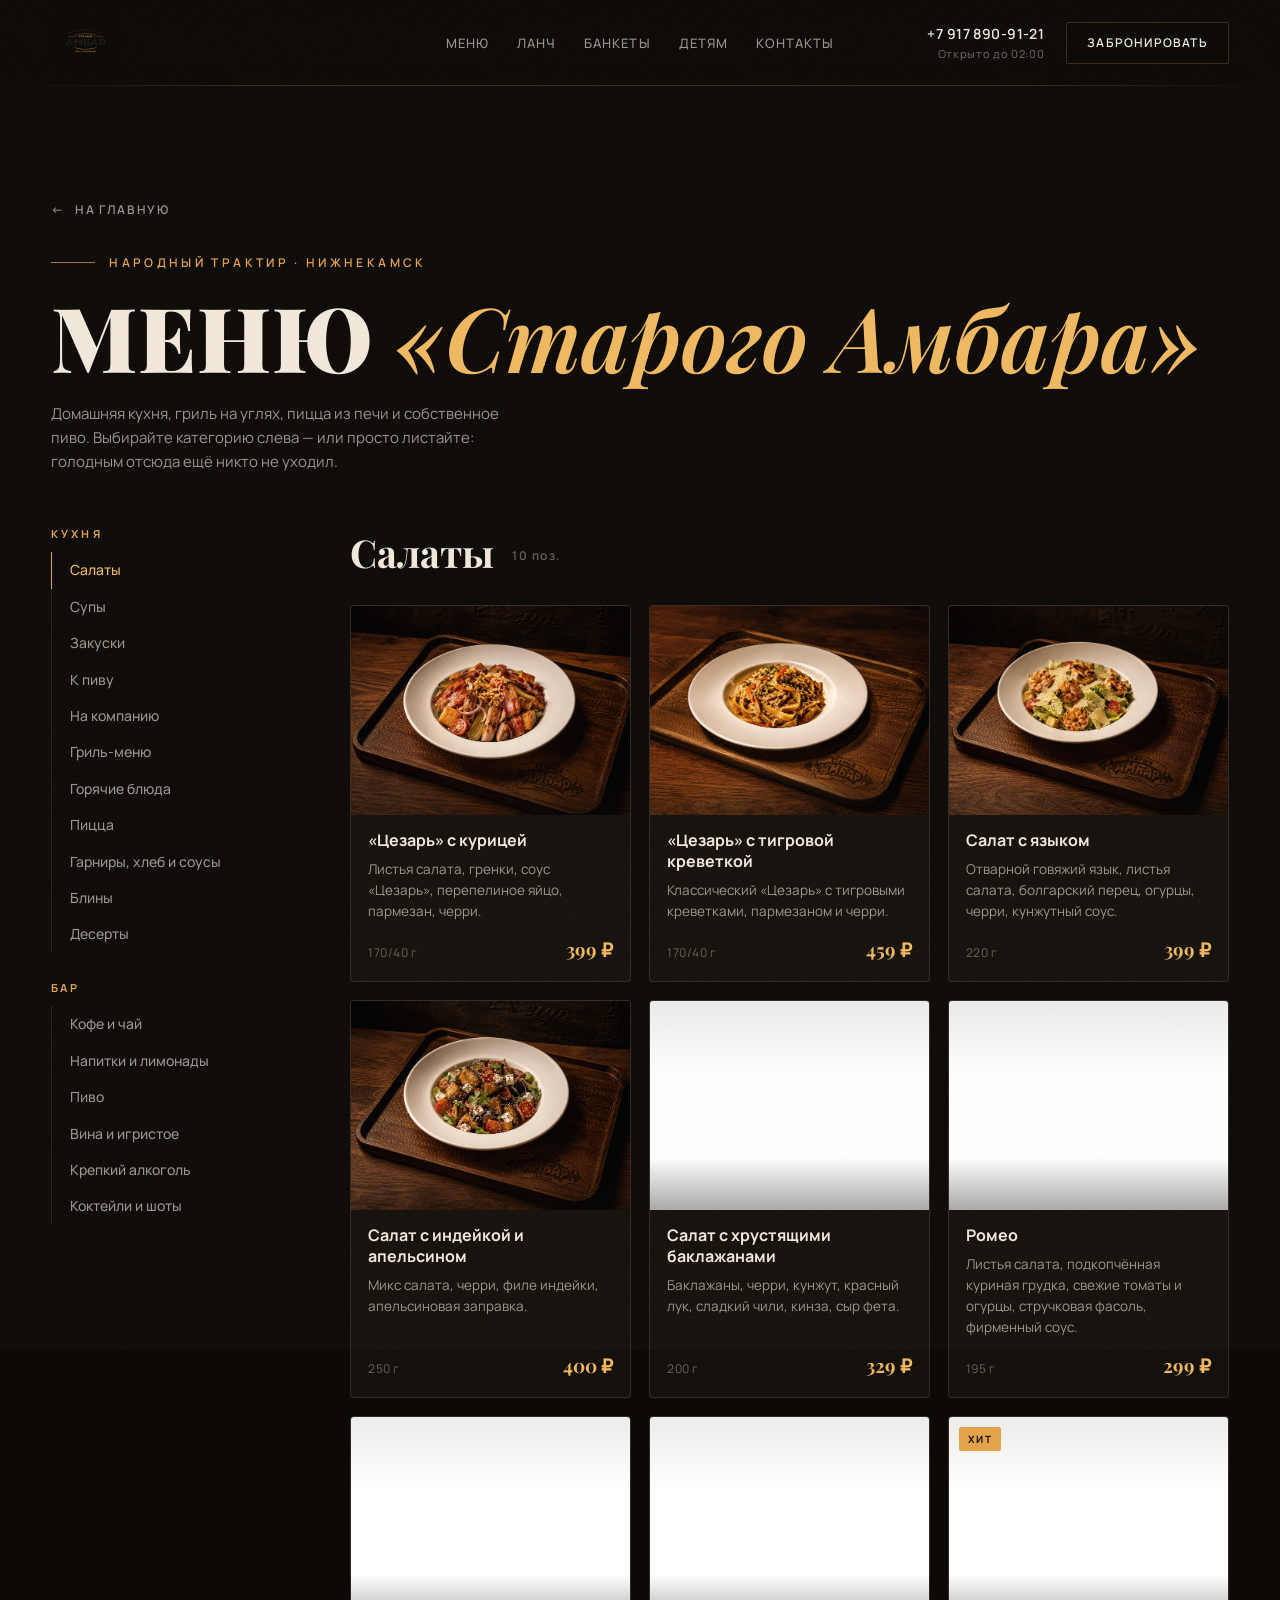
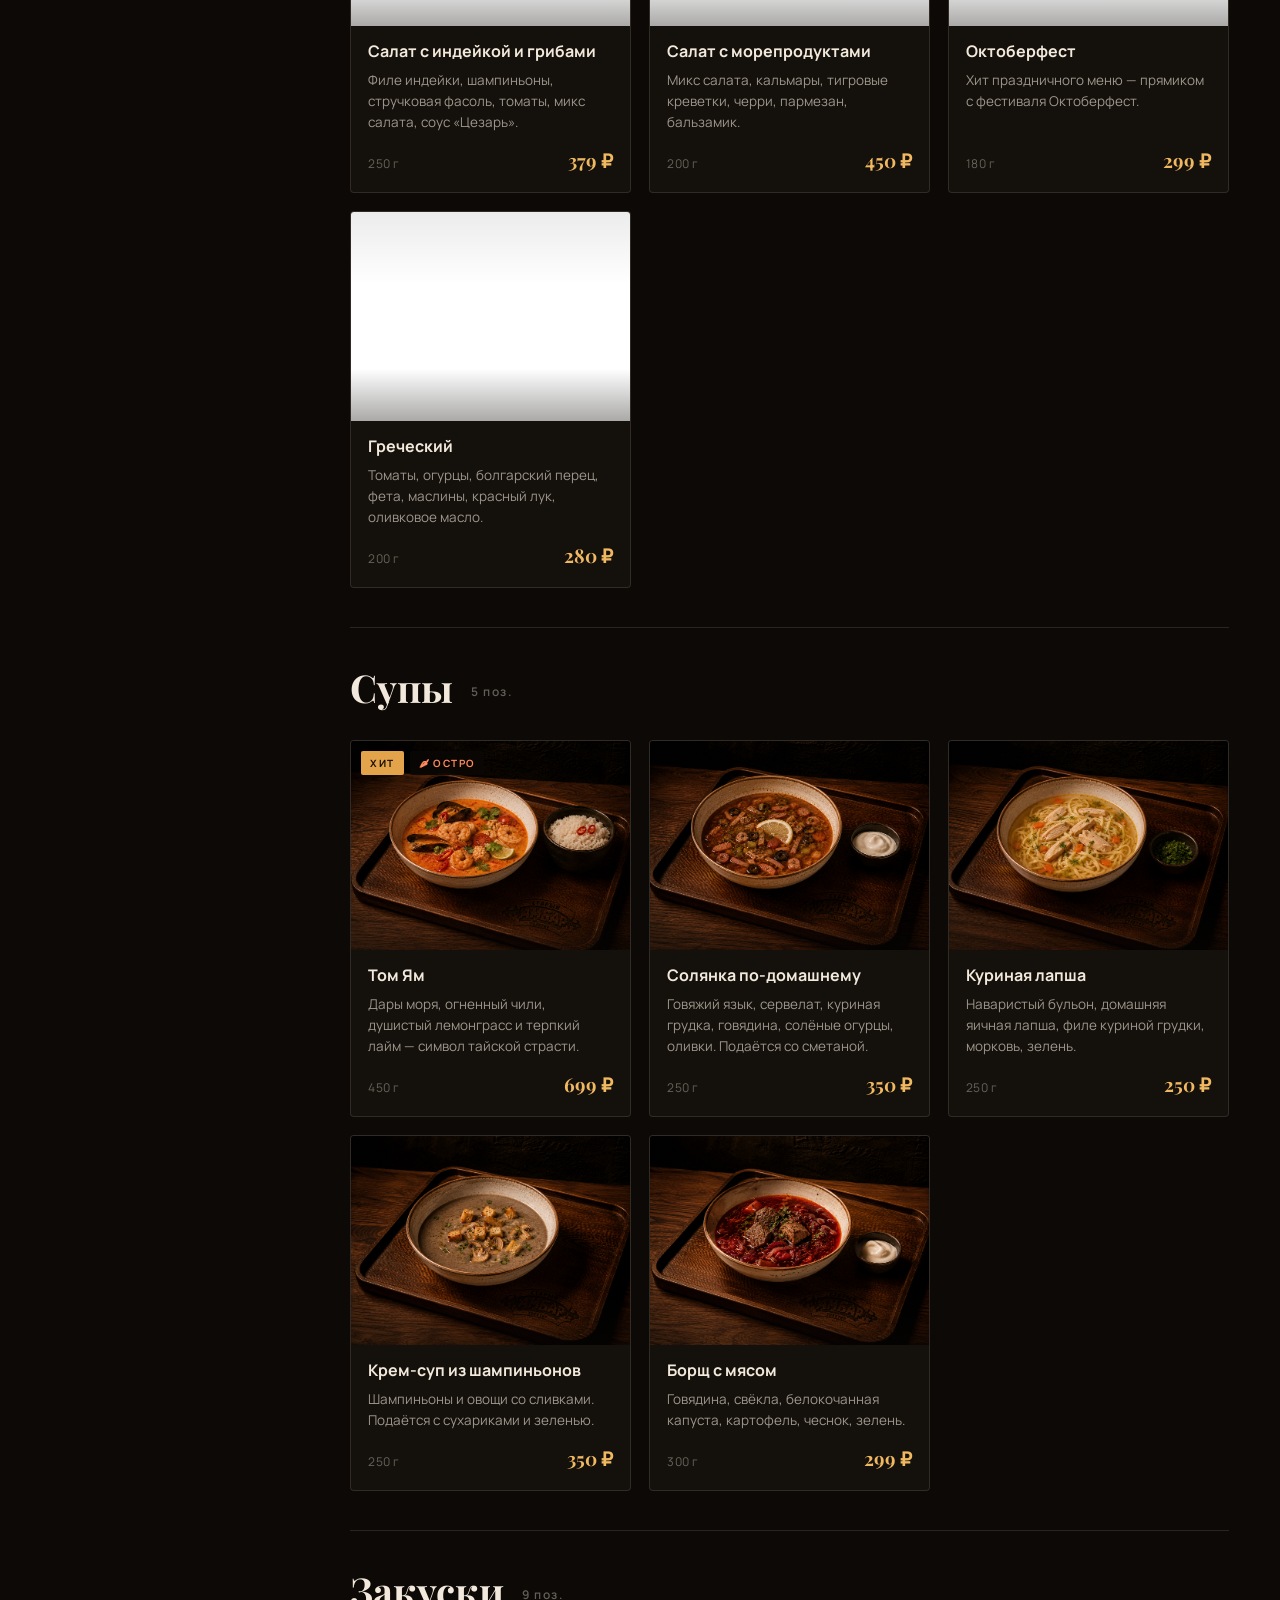
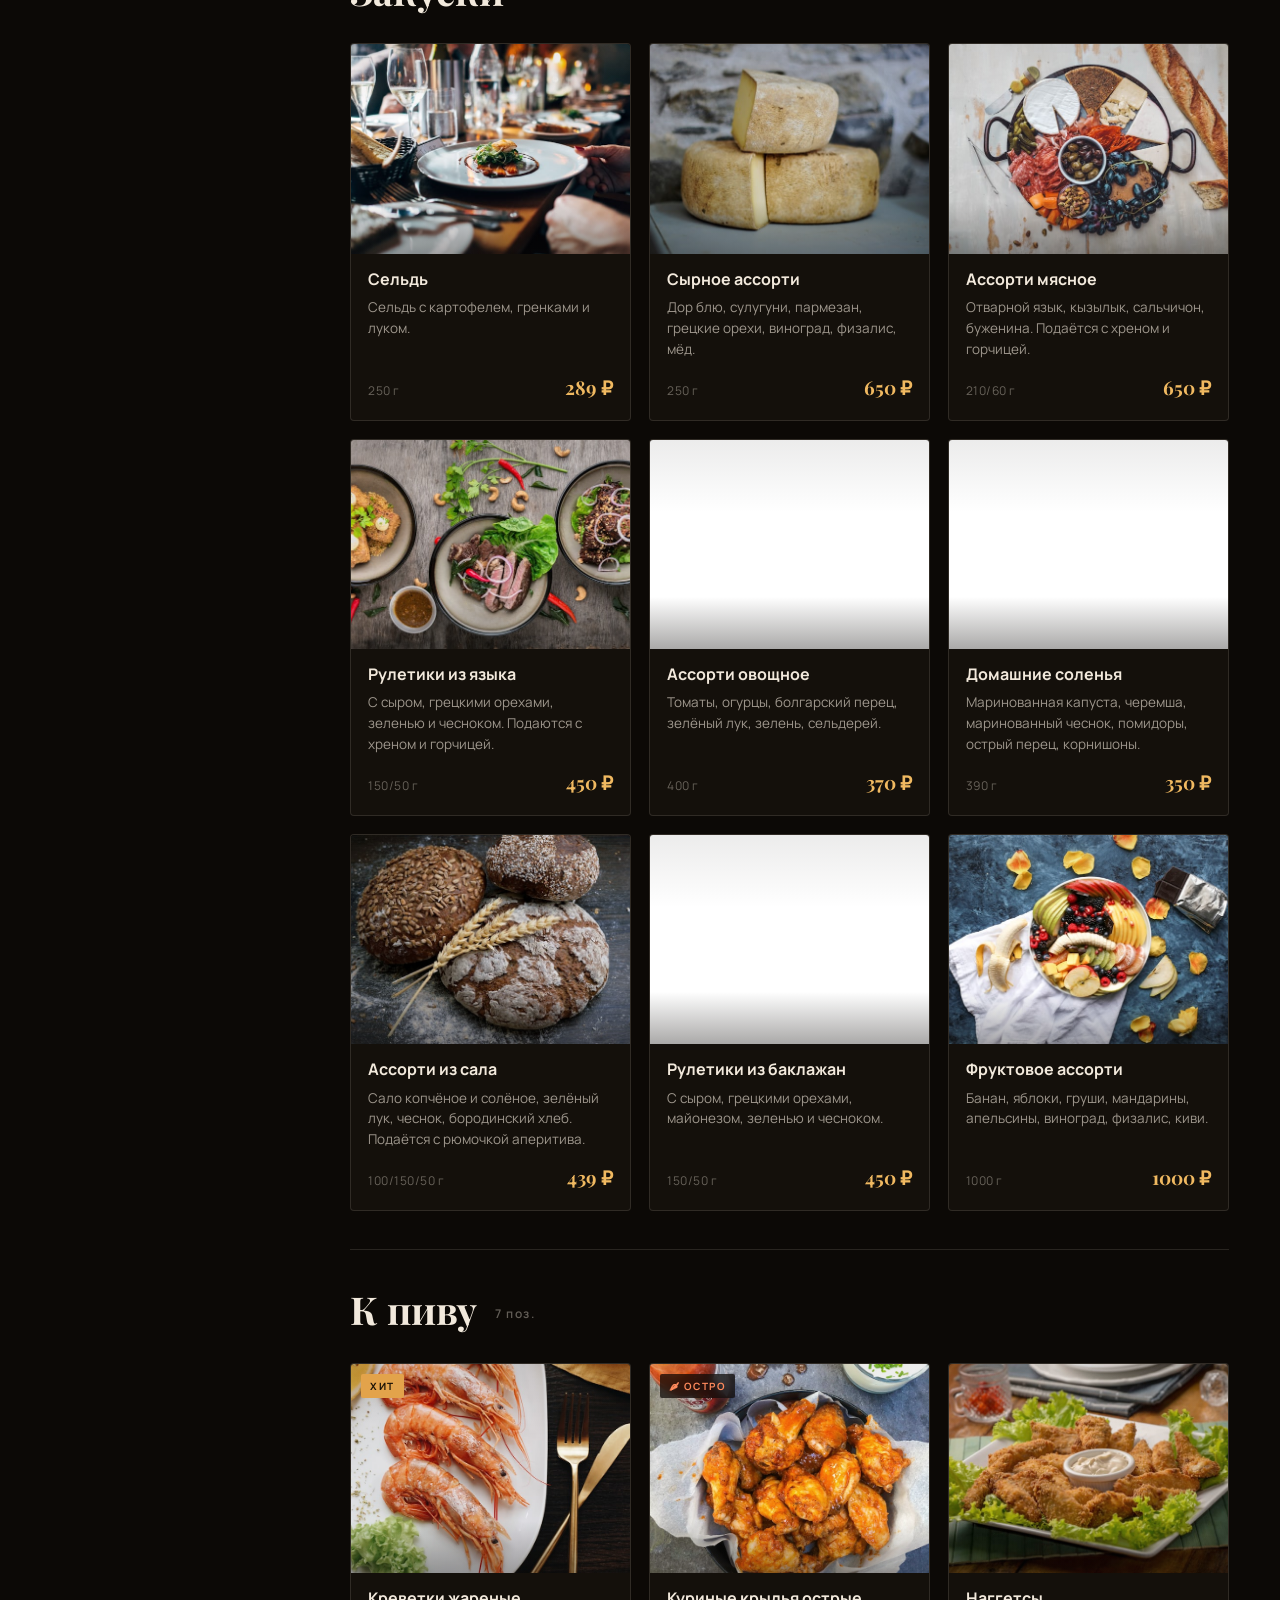
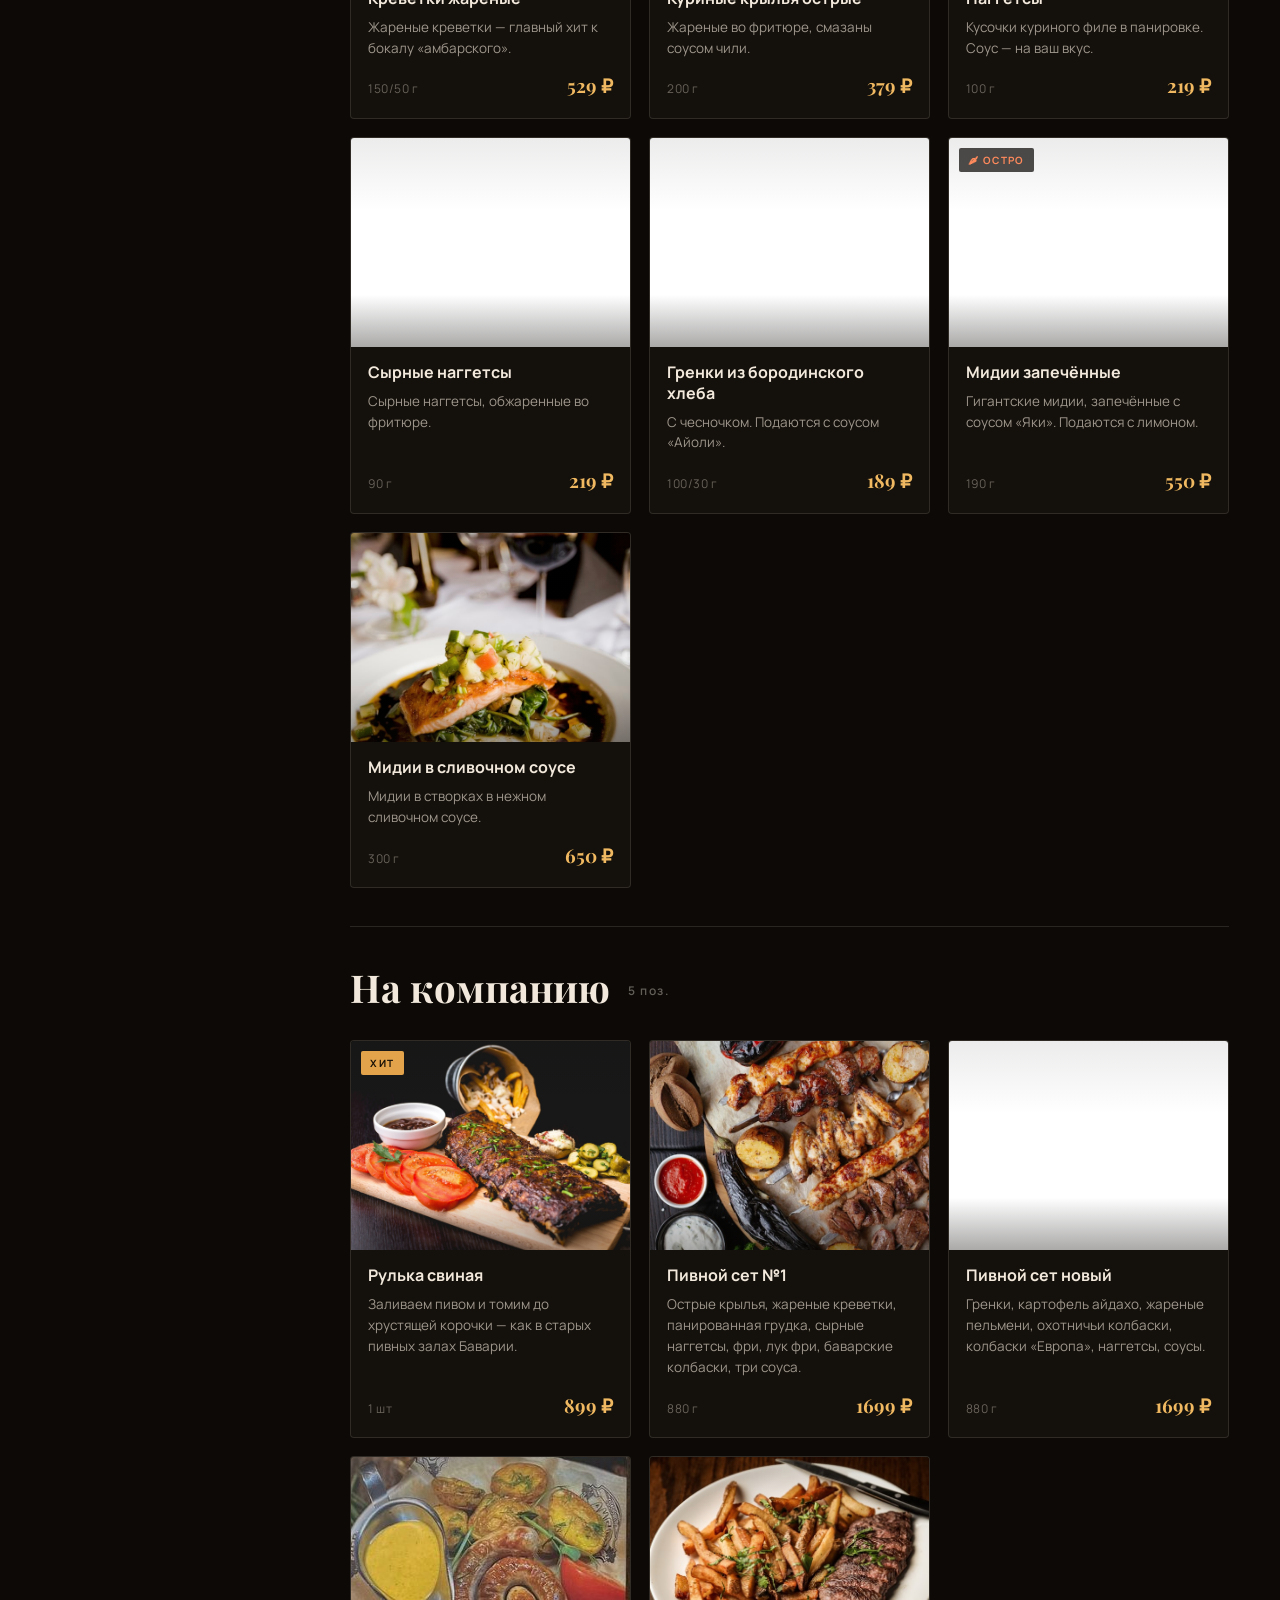
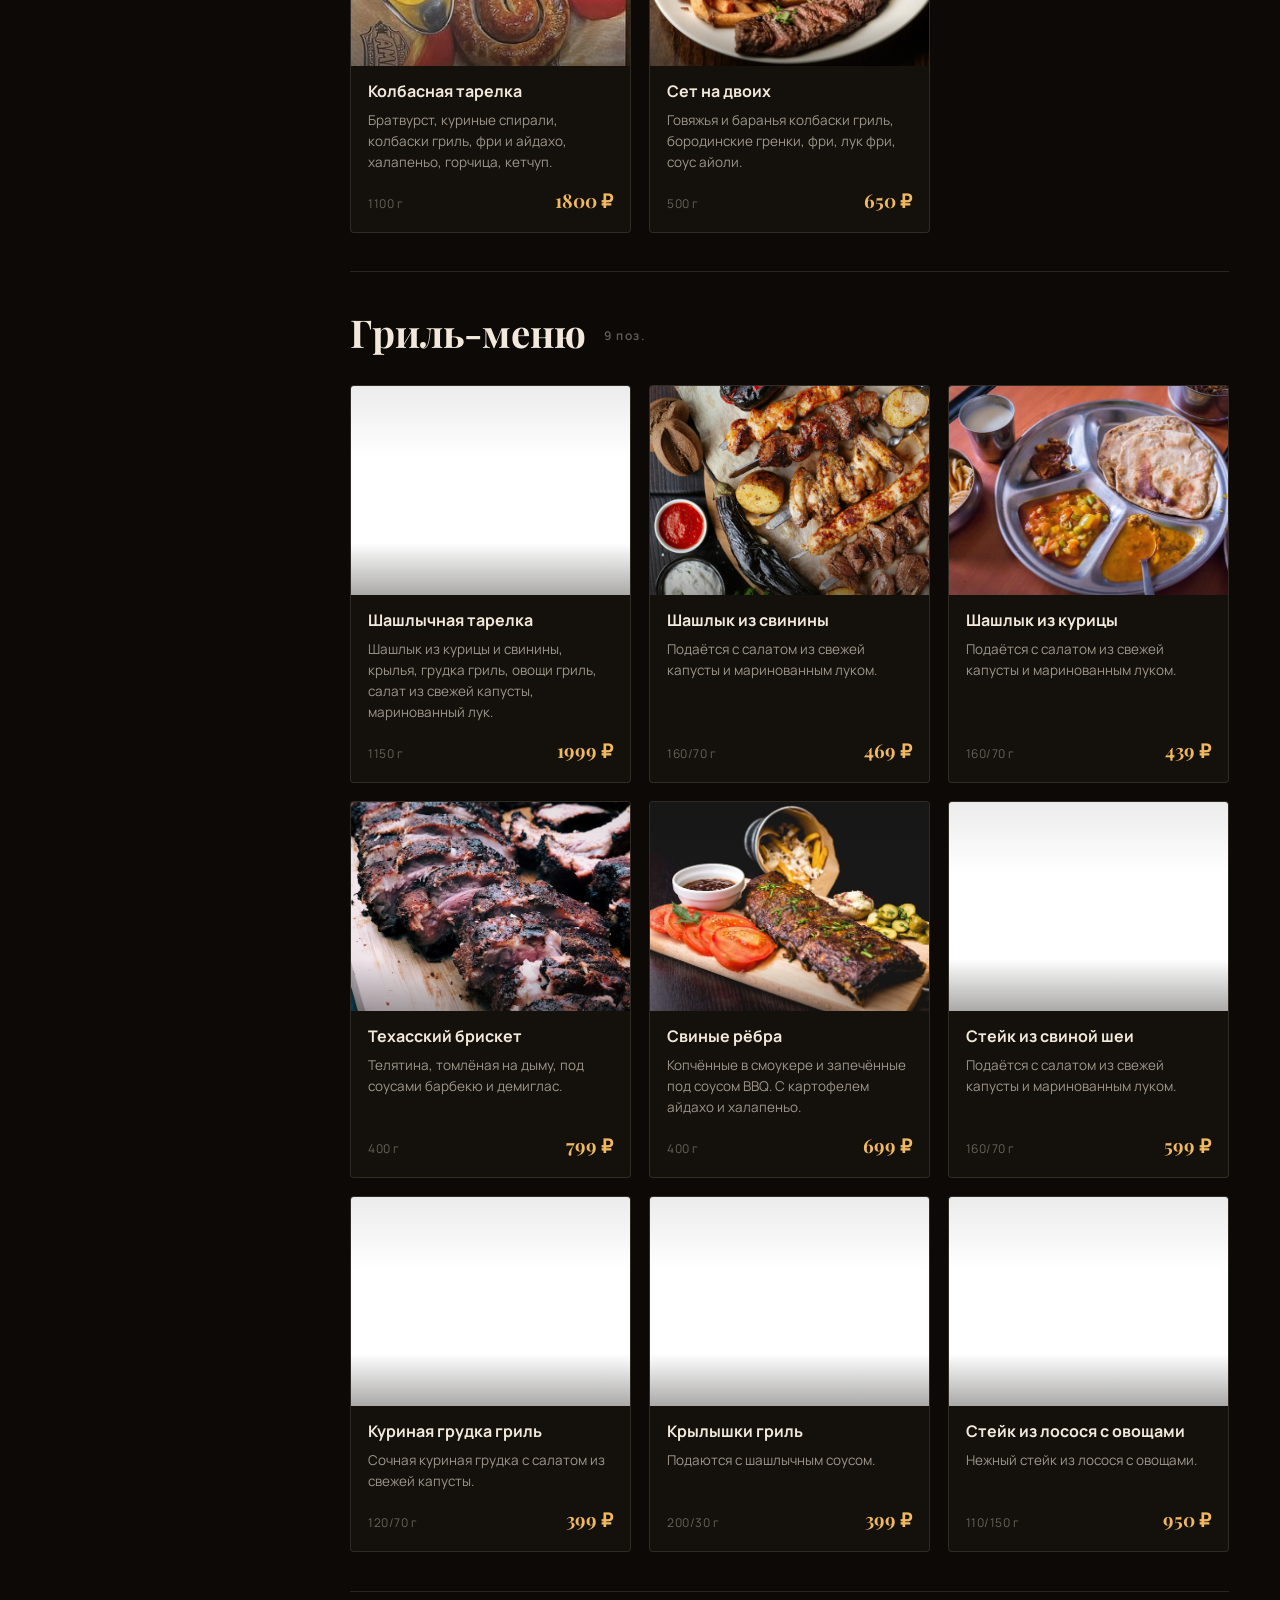
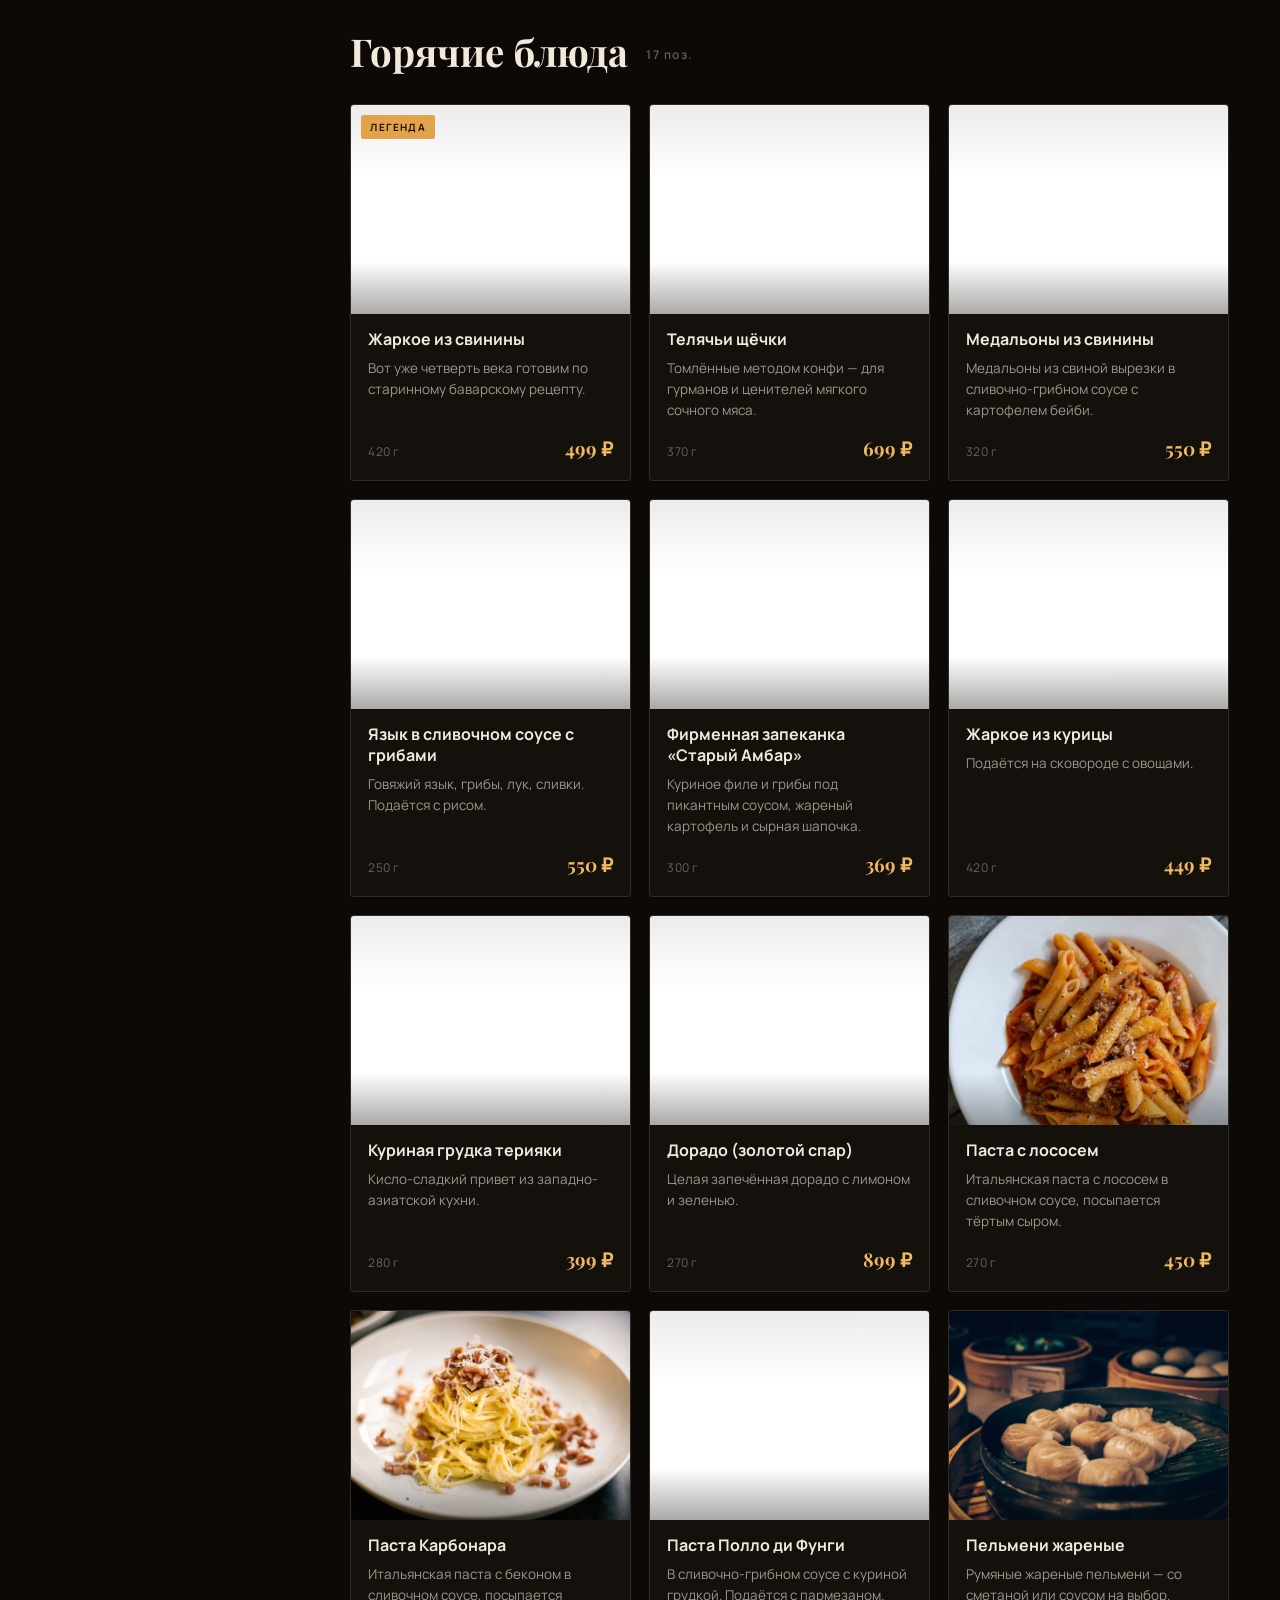
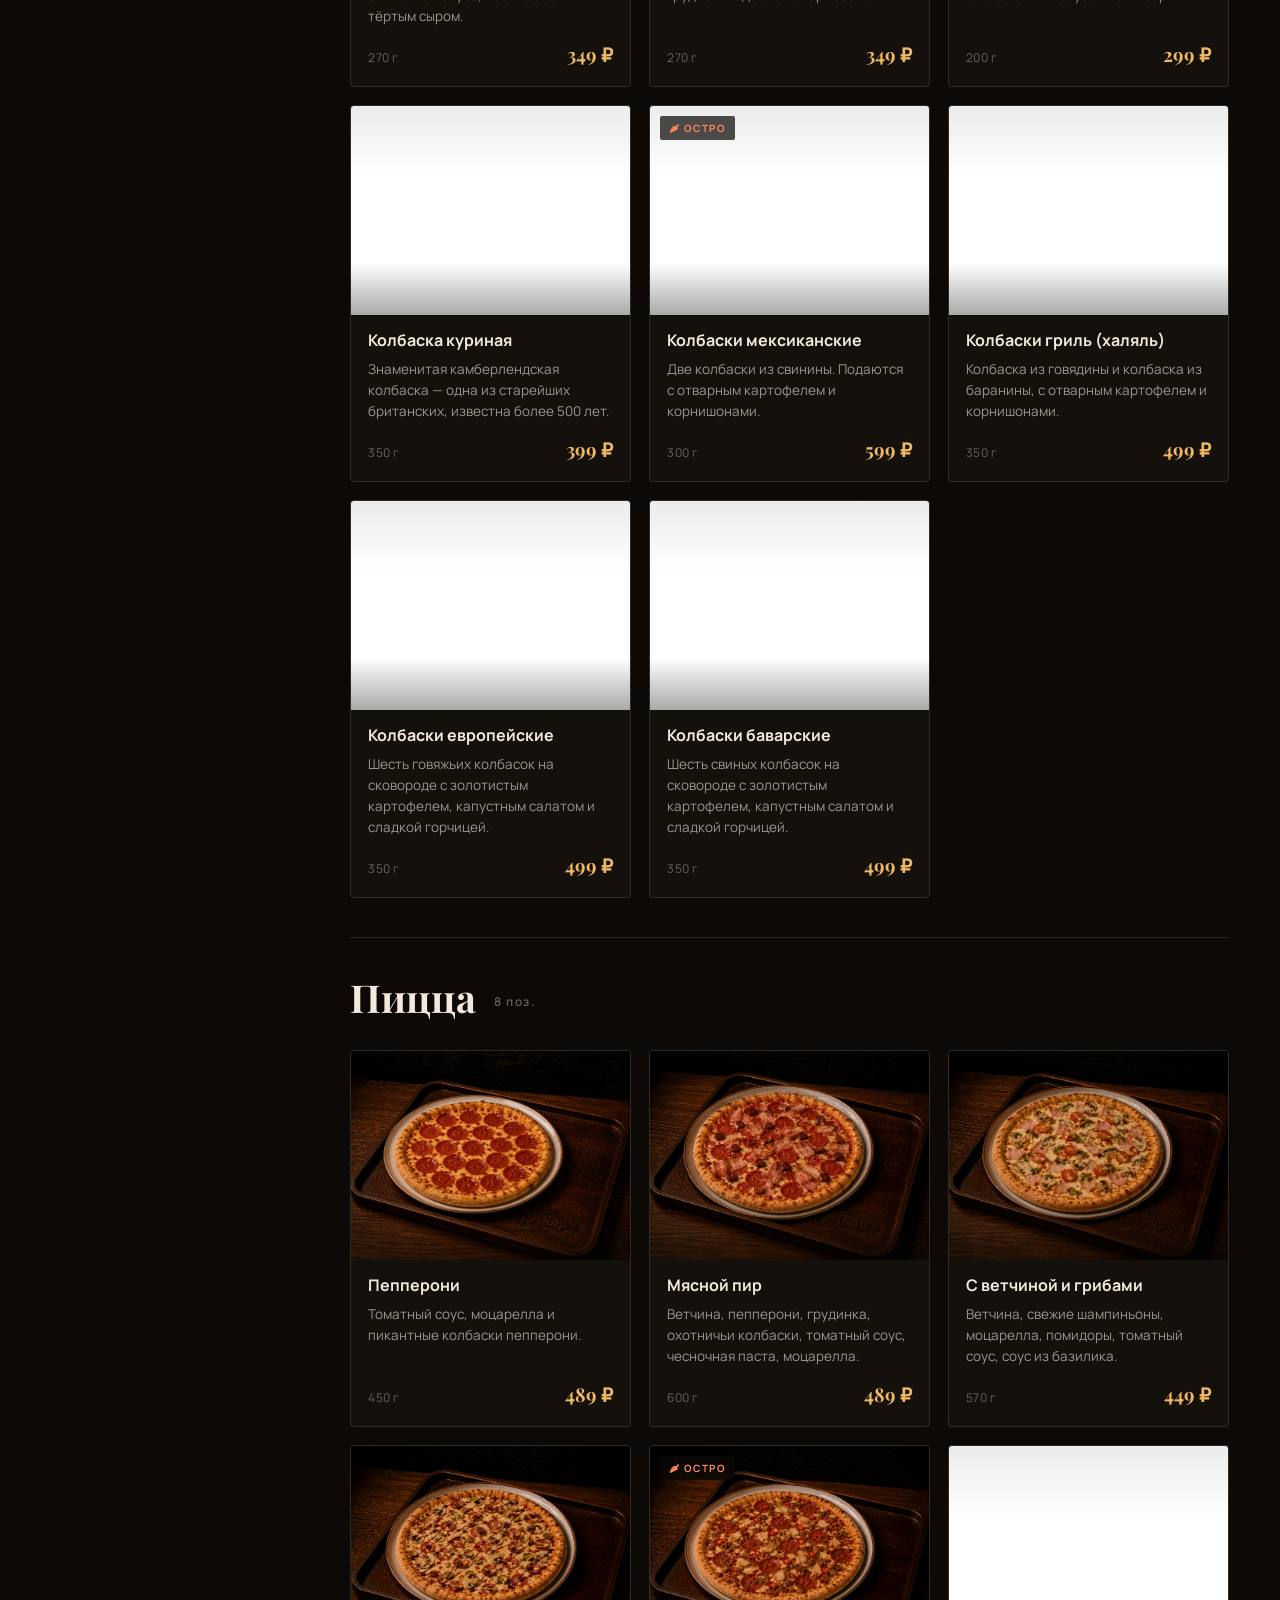
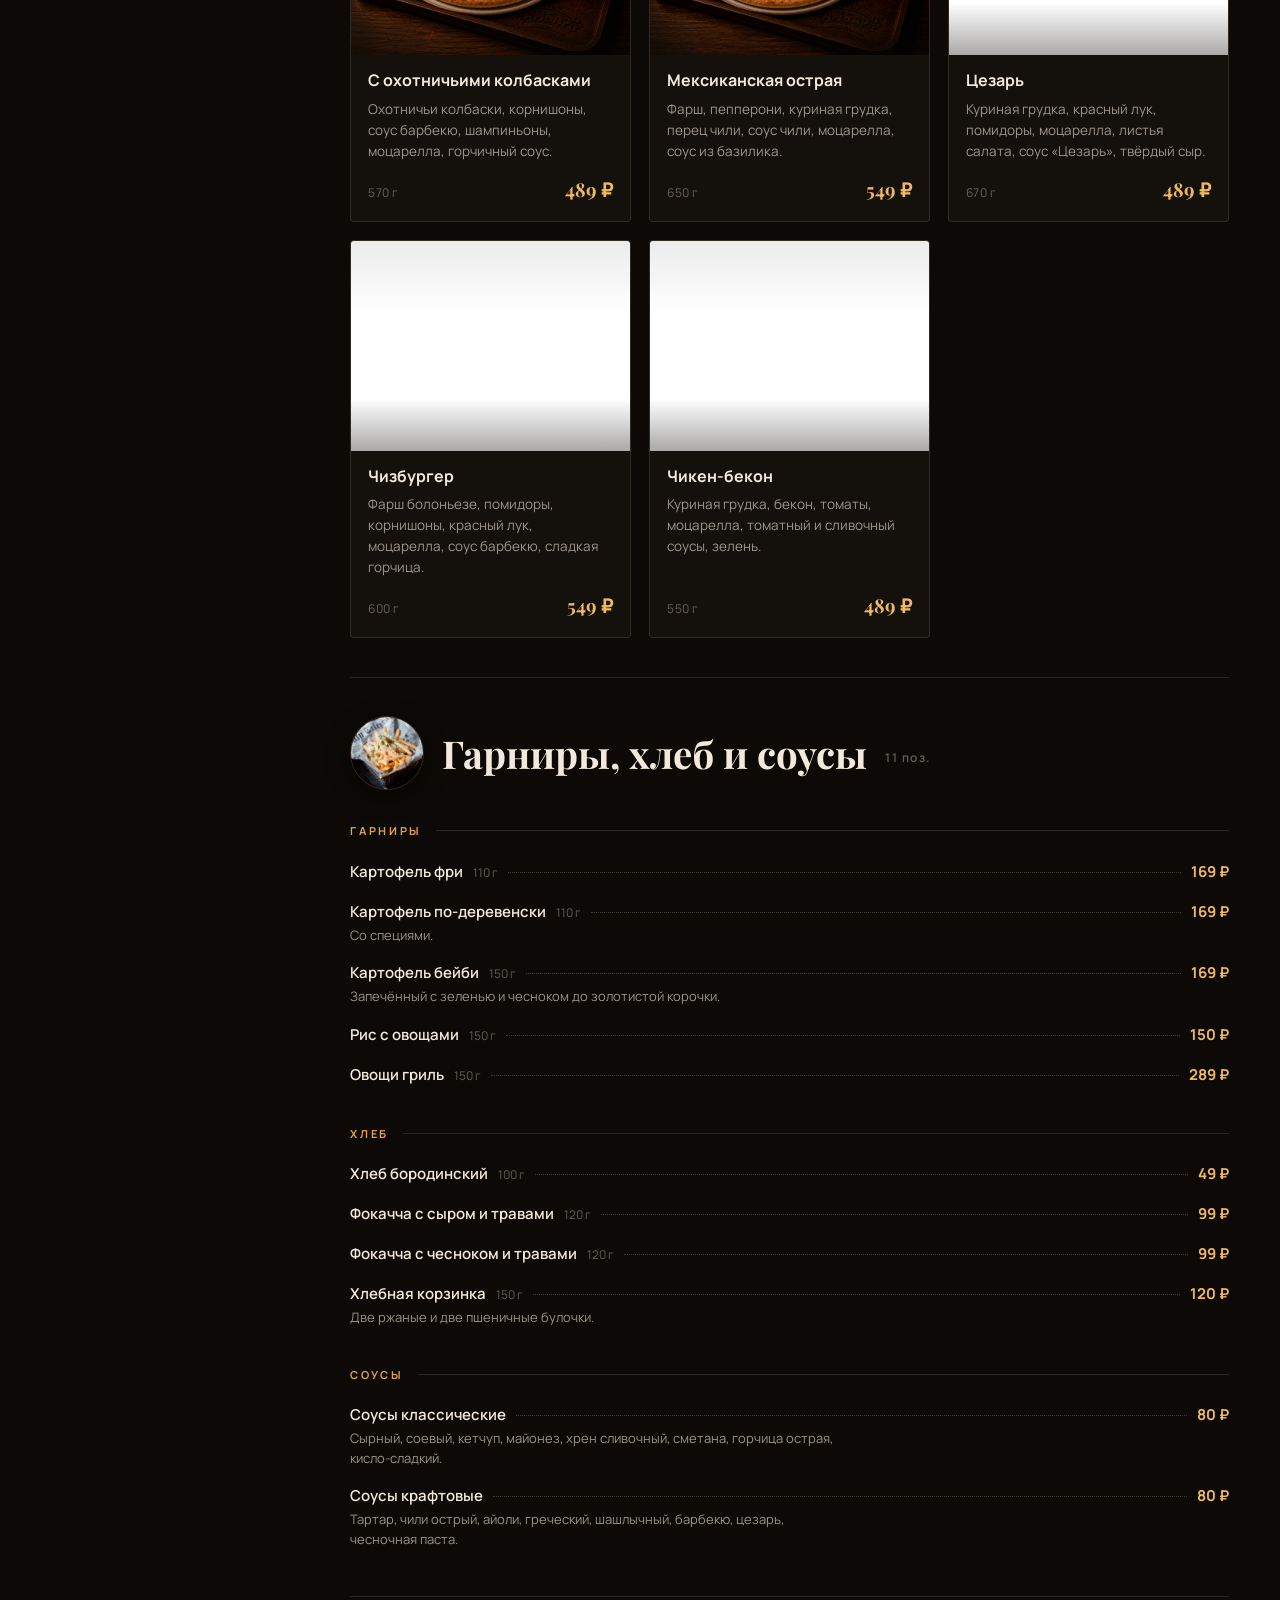
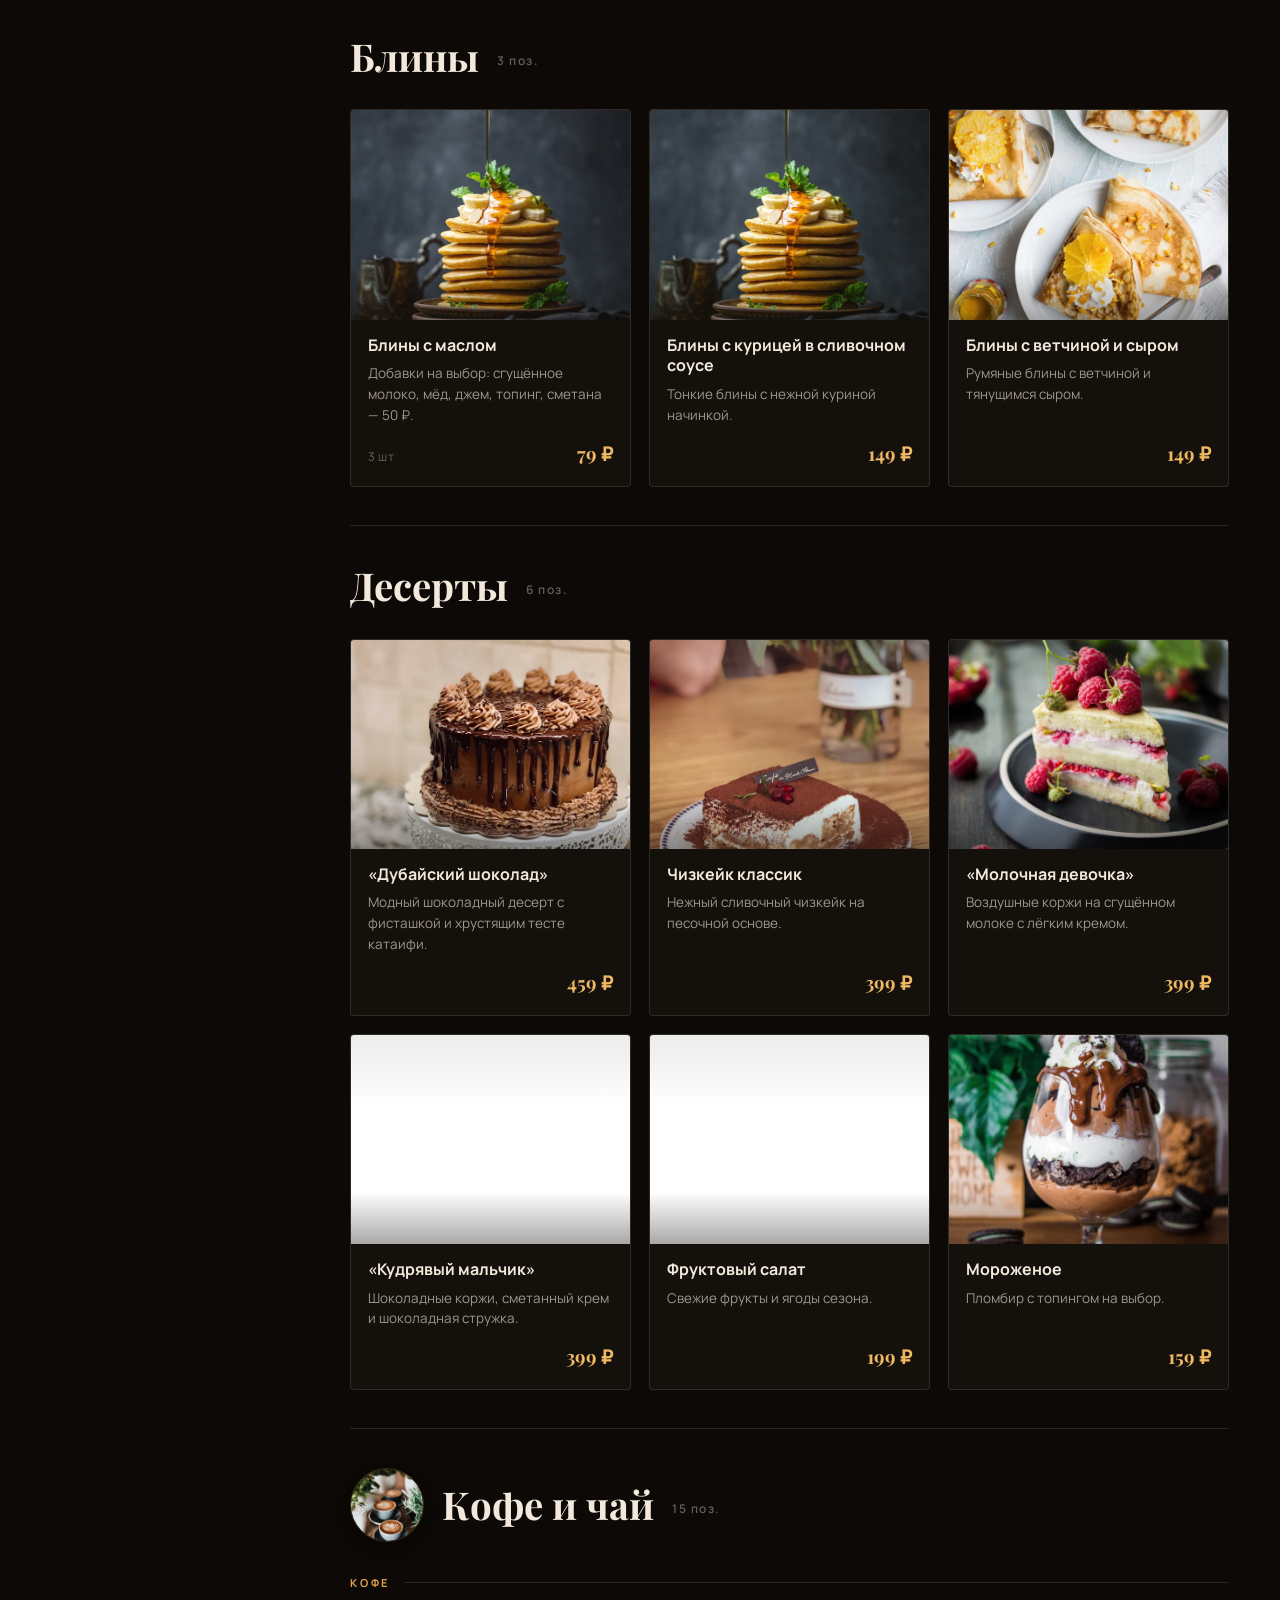
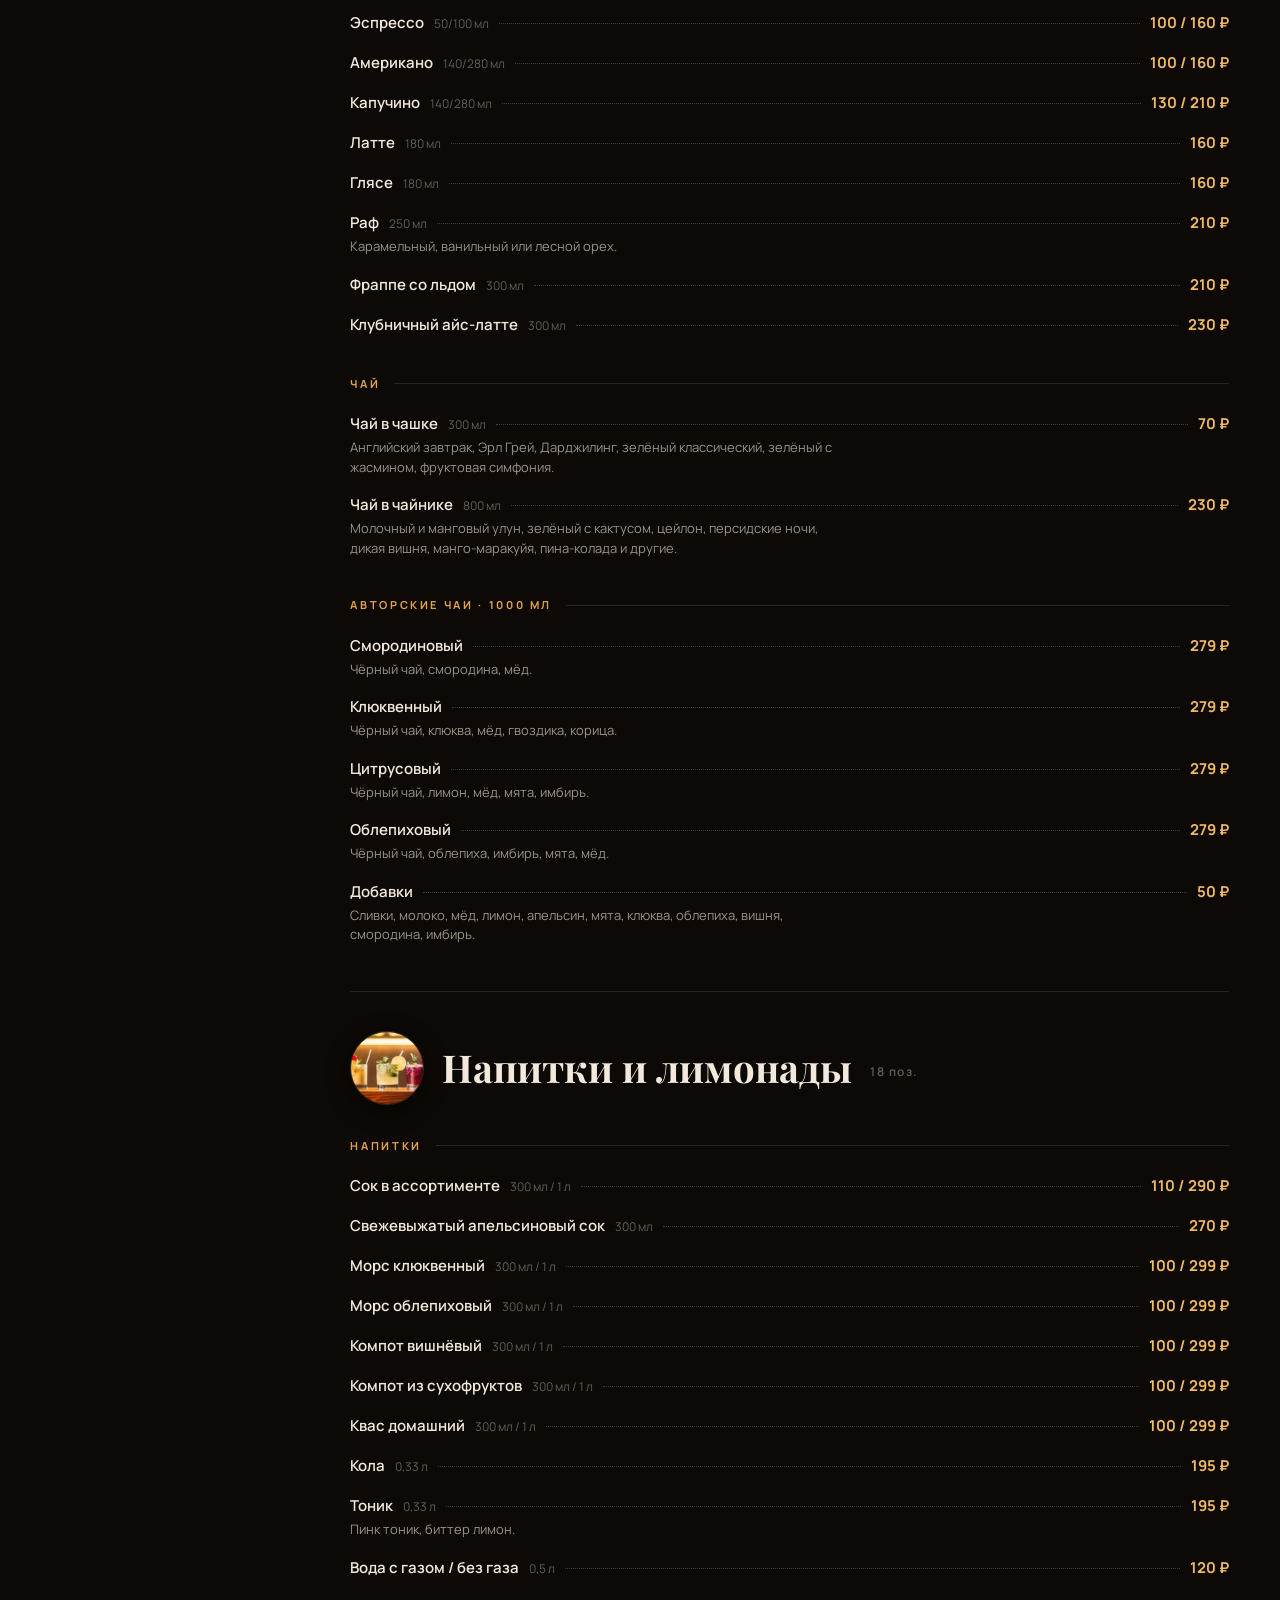
<file: menu.html>
<!DOCTYPE html>
<html lang="ru">
<head>
<meta charset="UTF-8">
<meta name="viewport" content="width=device-width, initial-scale=1.0">
<title>Меню ресторана «Старый Амбар» в Нижнекамске — салаты, супы, гриль, пицца, бар</title>
<meta name="description" content="Полное меню народного трактира «Старый Амбар» в Нижнекамске: салаты, супы, закуски, гриль и шашлык, горячие блюда, пицца, блины, десерты, пиво, вина и коктейли. Просп. Мира, 18А.">

<meta property="og:type" content="website">
<meta property="og:title" content="Меню трактира «Старый Амбар» в Нижнекамске">
<meta property="og:description" content="Салаты, супы, гриль, пицца, блины и своё пиво — полное меню народного трактира.">
<meta property="og:image" content="https://manath-iq.github.io/old-ambar-site/img/atmo-1.jpg">
<meta property="og:locale" content="ru_RU">

<link rel="icon" href="data:image/svg+xml,%3Csvg xmlns='http://www.w3.org/2000/svg' viewBox='0 0 64 64'%3E%3Crect width='64' height='64' rx='12' fill='%230C0906'/%3E%3Ctext x='32' y='45' font-family='Georgia,serif' font-size='38' font-weight='bold' font-style='italic' fill='%23E3A34B' text-anchor='middle'%3EА%3C/text%3E%3C/svg%3E">

<link rel="preconnect" href="https://fonts.googleapis.com">
<link rel="preconnect" href="https://fonts.gstatic.com" crossorigin>
<link href="https://fonts.googleapis.com/css2?family=Playfair+Display:ital,wght@0,500;0,600;0,700;0,900;1,500;1,600&family=Manrope:wght@400;500;600;700&display=swap" rel="stylesheet">

<link rel="stylesheet" href="css/styles.css">
<link rel="stylesheet" href="css/menu.css">
</head>
<body class="menu-page">

<div class="grain" aria-hidden="true"></div>

<header class="nav is-scrolled" id="nav">
  <a class="nav-brand" href="index.html">
    <img src="img/logo.png" alt="Старый Амбар — народный трактир">
  </a>
  <nav aria-label="Основная навигация">
    <ul class="nav-links">
      <li><a href="menu.html">Меню</a></li>
      <li><a href="index.html#lunch">Ланч</a></li>
      <li><a href="index.html#banket">Банкеты</a></li>
      <li><a href="index.html#kids">Детям</a></li>
      <li><a href="index.html#adresa">Контакты</a></li>
    </ul>
  </nav>
  <div class="nav-right">
    <a class="nav-phone" href="tel:+79178909121">
      +7 917 890-91-21
      <span id="navOpen">Открыто до 01:00</span>
    </a>
    <a class="btn btn-ghost btn-sm" href="index.html#bron">Забронировать</a>
    <button class="nav-burger" id="navBurger" type="button" aria-label="Открыть меню" aria-expanded="false" aria-controls="mobileMenu">
      <span></span><span></span><span></span>
    </button>
  </div>
</header>

<div class="mobile-menu" id="mobileMenu" aria-hidden="true">
  <nav aria-label="Мобильная навигация">
    <ul class="mm-links">
      <li><a href="menu.html">Меню</a></li>
      <li><a href="index.html#lunch">Ланч</a></li>
      <li><a href="index.html#banket">Банкеты</a></li>
      <li><a href="index.html#kids">Детям</a></li>
      <li><a href="index.html#adresa">Контакты</a></li>
    </ul>
  </nav>
  <div class="mm-bottom">
    <a class="mm-phone" href="tel:+79178909121">
      +7 917 890-91-21
      <span id="mmOpen">Открыто до 01:00</span>
    </a>
    <a class="btn btn-ghost mm-btn" href="index.html#bron">Забронировать стол</a>
  </div>
</div>

<!-- ================= Шапка страницы ================= -->
<section class="mhero">
  <div class="mhero-inner">
    <a class="mback rv" href="index.html">На главную</a>
    <p class="sec-eyebrow rv">Народный трактир · Нижнекамск</p>
    <h1 class="rv rv-d1">Меню <em>«Старого Амбара»</em></h1>
    <p class="sec-lede rv rv-d2">Домашняя кухня, гриль на углях, пицца из печи и собственное пиво.
    Выбирайте категорию слева — или просто листайте: голодным отсюда ещё никто не уходил.</p>
  </div>
</section>

<!-- ================= Меню ================= -->
<div class="menu-wrap">
  <div class="menu-layout">
    <nav class="mnav" id="menuNav" aria-label="Категории меню"></nav>
    <div id="menuBody"></div>
  </div>

  <div class="section-inner">
    <div class="menu-note menu-note--page rv">
      <span>Цены и составы указаны ориентировочно — актуальные уточняйте в трактире. Алкоголь — только гостям старше 18 лет.</span>
      <a class="link-arrow" href="index.html#bron">Забронировать стол</a>
    </div>
  </div>
</div>

<!-- ================= Футер ================= -->
<footer class="footer">
  <div class="footer-inner">
    <div class="footer-brand">
      <a class="nav-brand" href="index.html"><img src="img/logo.png" alt="Старый Амбар — народный трактир"></a>
      <p>Народный трактир в Нижнекамске. Сытно, душевно и по-честному — с 2009 года.</p>
    </div>
    <div>
      <h4>Гостям</h4>
      <ul>
        <li><a href="menu.html">Меню</a></li>
        <li><a href="index.html#lunch">Бизнес-ланч</a></li>
        <li><a href="index.html#banket">Банкеты</a></li>
        <li><a href="index.html#kids">Детский зал</a></li>
        <li><a href="index.html#akcii">Акции</a></li>
      </ul>
    </div>
    <div>
      <h4>Компания</h4>
      <ul>
        <li><a href="index.html#atmo">Атмосфера</a></li>
        <li><a href="index.html#otzyvy">Отзывы</a></li>
        <li><a href="index.html#adresa">Контакты</a></li>
        <li><a href="index.html#faq">Вопросы</a></li>
      </ul>
    </div>
    <div>
      <h4>Связаться</h4>
      <ul>
        <li><a href="tel:+79178909121">+7 917 890-91-21</a></li>
        <li><a href="mailto:info@old-ambar.ru">info@old-ambar.ru</a></li>
        <li><a href="https://yandex.ru/maps/-/CTu45Zja" target="_blank" rel="noopener">Мы на Яндекс.Картах</a></li>
      </ul>
    </div>
  </div>
  <div class="footer-bottom">
    <span>© 2009–2026 «Старый Амбар». Реквизиты и правовая информация — по запросу.</span>
    <span>Нижнекамск · просп. Мира, 18А</span>
  </div>
</footer>

<!-- Sticky-CTA для мобильных -->
<div class="mobile-cta">
  <a class="btn btn-solid" href="index.html#bron">Забронировать стол</a>
  <a class="btn btn-ghost" href="tel:+79178909121" aria-label="Позвонить в ресторан">
    <svg viewBox="0 0 24 24" fill="none" stroke="currentColor" stroke-width="1.6" stroke-linecap="round" stroke-linejoin="round" aria-hidden="true">
      <path d="M22 16.92v3a2 2 0 0 1-2.18 2 19.79 19.79 0 0 1-8.63-3.07 19.5 19.5 0 0 1-6-6 19.79 19.79 0 0 1-3.07-8.67A2 2 0 0 1 4.11 2h3a2 2 0 0 1 2 1.72c.127.96.361 1.903.7 2.81a2 2 0 0 1-.45 2.11L8.09 9.91a16 16 0 0 0 6 6l1.27-1.27a2 2 0 0 1 2.11-.45c.907.339 1.85.573 2.81.7A2 2 0 0 1 22 16.92z"/>
    </svg>
  </a>
</div>

<!-- ================= Schema.org ================= -->
<script type="application/ld+json">
{
  "@context": "https://schema.org",
  "@type": "Menu",
  "name": "Меню трактира «Старый Амбар»",
  "inLanguage": "ru",
  "hasMenuSection": [
    { "@type": "MenuSection", "name": "Салаты" },
    { "@type": "MenuSection", "name": "Супы" },
    { "@type": "MenuSection", "name": "Закуски" },
    { "@type": "MenuSection", "name": "К пиву" },
    { "@type": "MenuSection", "name": "На компанию" },
    { "@type": "MenuSection", "name": "Гриль-меню" },
    { "@type": "MenuSection", "name": "Горячие блюда" },
    { "@type": "MenuSection", "name": "Пицца" },
    { "@type": "MenuSection", "name": "Гарниры, хлеб и соусы" },
    { "@type": "MenuSection", "name": "Блины" },
    { "@type": "MenuSection", "name": "Десерты" },
    { "@type": "MenuSection", "name": "Кофе и чай" },
    { "@type": "MenuSection", "name": "Напитки и лимонады" },
    { "@type": "MenuSection", "name": "Пиво" },
    { "@type": "MenuSection", "name": "Вина и игристое" },
    { "@type": "MenuSection", "name": "Крепкий алкоголь" },
    { "@type": "MenuSection", "name": "Коктейли и шоты" }
  ]
}
</script>

<script src="js/nav.js"></script>
<script src="js/menu.js"></script>
</body>
</html>
</file>
<file: css/styles.css>
/* ============================================================
   «Старый Амбар» — стили лендинга (dark-luxe)
   ============================================================ */

:root{
  --bg: #0C0906;
  --surface: #14100B;
  --surface-2: #1B150E;
  --text: #F2E9DC;
  --text-muted: rgba(242, 233, 220, .62);
  --text-faint: rgba(242, 233, 220, .38);
  --amber: #E3A34B;
  --amber-bright: #F0B961;
  --amber-deep: #B87B2E;
  --on-amber: #1A1207;
  --hairline: rgba(227, 163, 75, .22);
  --hairline-soft: rgba(242, 233, 220, .12);
  --focus: #F0B961;
  --ok: #8FBF7F;
  --pad-x: clamp(20px, 4vw, 56px);
}

*{ margin:0; padding:0; box-sizing:border-box; }
html{ scroll-behavior:smooth; }
body{
  background: var(--bg);
  color: var(--text);
  font-family: 'Manrope', system-ui, sans-serif;
  font-size: 16px;
  line-height: 1.6;
  -webkit-font-smoothing: antialiased;
  overflow-x: hidden;
}
::selection{ background: var(--amber); color: var(--on-amber); }

a{ color: inherit; text-decoration: none; }
/* якоря не прячутся под фиксированной шапкой */
[id]{ scroll-margin-top: 88px; }
button{ font: inherit; cursor: pointer; background:none; border:none; color:inherit; }
img{ display:block; max-width:100%; }

.serif{ font-family: 'Playfair Display', 'Times New Roman', serif; }

/* ---------- section primitives ---------- */
.section{ position: relative; padding: clamp(80px, 10vw, 150px) var(--pad-x); }
.section-inner{ max-width: 1400px; margin: 0 auto; }
.sec-head{ margin-bottom: clamp(40px, 5vw, 72px); }
.sec-eyebrow{
  display: inline-flex; align-items: center; gap: 14px;
  font-size: 12px; font-weight: 600;
  letter-spacing: .28em;
  text-transform: uppercase;
  color: var(--amber);
  margin-bottom: 18px;
}
.sec-eyebrow::before{ content:""; width: 44px; height: 1px; background: var(--amber); opacity:.7; }
.sec-title{
  font-family: 'Playfair Display', serif;
  font-weight: 700;
  font-size: clamp(32px, 4vw, 58px);
  line-height: 1.1;
  letter-spacing: .002em;
  max-width: 18em;
}
.sec-title em{ font-style: italic; font-weight: 600; color: var(--amber-bright); }
.sec-lede{
  max-width: 58ch;
  margin-top: 20px;
  color: var(--text-muted);
  font-size: clamp(15px, 1.15vw, 17px);
}

/* scroll reveal */
.rv{ opacity: 0; transform: translateY(34px); transition: opacity .9s cubic-bezier(.22,1,.36,1), transform .9s cubic-bezier(.22,1,.36,1); }
.rv.is-in{ opacity: 1; transform: none; }
.rv-d1{ transition-delay: .08s; } .rv-d2{ transition-delay: .16s; } .rv-d3{ transition-delay: .24s; }
@media (prefers-reduced-motion: reduce){
  .rv{ opacity:1; transform:none; transition:none; }
}

/* ---------- grain ---------- */
.grain{
  position: fixed; inset: -50%;
  width: 200%; height: 200%;
  pointer-events: none;
  z-index: 90;
  opacity: .05;
  background-image: url("data:image/svg+xml,%3Csvg viewBox='0 0 256 256' xmlns='http://www.w3.org/2000/svg'%3E%3Cfilter id='n'%3E%3CfeTurbulence type='fractalNoise' baseFrequency='0.85' numOctaves='2' stitchTiles='stitch'/%3E%3C/filter%3E%3Crect width='100%25' height='100%25' filter='url(%23n)'/%3E%3C/svg%3E");
  background-size: 256px 256px;
}

/* ---------- nav ---------- */
.nav{
  position: fixed;
  top: 0; left: 0; right: 0;
  z-index: 80;
  display: grid;
  grid-template-columns: 1fr auto 1fr;
  align-items: center;
  gap: 24px;
  padding: 20px var(--pad-x);
  transition: background .5s ease, backdrop-filter .5s ease, padding .4s ease;
}
.nav::after{
  content:"";
  position:absolute; left:0; right:0; bottom:0;
  height:1px;
  background: linear-gradient(90deg, transparent, var(--hairline) 20%, var(--hairline) 80%, transparent);
  opacity: 0;
  transition: opacity .5s ease;
}
.nav.is-scrolled{
  background: rgba(12, 9, 6, .8);
  backdrop-filter: blur(14px);
  -webkit-backdrop-filter: blur(14px);
  padding-top: 14px; padding-bottom: 14px;
}
.nav.is-scrolled::after{ opacity:1; }

.nav-brand{
  justify-self: start;
  display: flex; align-items: baseline; gap: 10px;
  font-family: 'Playfair Display', serif;
  font-size: 19px; font-weight: 700;
  letter-spacing: .06em;
  text-transform: uppercase;
  white-space: nowrap;
}
.nav-brand em{
  font-style: italic; font-weight: 500;
  text-transform: none;
  letter-spacing: .02em;
  color: var(--amber);
  font-size: 17px;
}
.nav-brand img{
  height: 46px; width: auto;
  filter: drop-shadow(0 2px 10px rgba(0,0,0,.4));
  transition: transform .3s ease;
}
.nav-brand:hover img{ transform: scale(1.04); }

.nav-links{
  justify-self: center;
  display: flex; gap: clamp(16px, 2.2vw, 32px);
  list-style: none;
}
.nav-links a{
  font-size: 13px; font-weight: 500;
  letter-spacing: .08em;
  text-transform: uppercase;
  color: var(--text-muted);
  position: relative;
  padding: 6px 0;
  transition: color .3s ease;
}
.nav-links a::after{
  content:"";
  position:absolute; left:0; bottom:0;
  width:100%; height:1px;
  background: var(--amber);
  transform: scaleX(0);
  transform-origin: right;
  transition: transform .35s cubic-bezier(.4,0,.2,1);
}
.nav-links a:hover{ color: var(--text); }
.nav-links a:hover::after{ transform: scaleX(1); transform-origin: left; }

.nav-right{ justify-self: end; display: flex; align-items: center; gap: 22px; }
.nav-phone{
  font-size: 14px; font-weight: 600;
  letter-spacing: .03em;
  transition: color .3s ease;
}
.nav-phone:hover{ color: var(--amber-bright); }
.nav-phone span{
  display:block;
  font-size: 11px; font-weight: 500;
  letter-spacing: .06em;
  color: var(--text-faint);
  text-align: right;
}

.btn{
  display: inline-flex; align-items: center; justify-content: center; gap: 10px;
  border: 1px solid transparent;
  border-radius: 2px;
  padding: 14px 28px;
  font-size: 13px; font-weight: 600;
  letter-spacing: .1em;
  text-transform: uppercase;
  transition: background .35s ease, color .35s ease, border-color .35s ease, transform .15s ease;
}
.btn:active{ transform: translateY(1px); }
.btn:focus-visible{ outline: 2px solid var(--focus); outline-offset: 3px; }
.btn-solid{ background: var(--amber); color: var(--on-amber); }
.btn-solid:hover{ background: var(--amber-bright); }
.btn-ghost{
  border-color: var(--hairline);
  color: var(--text);
  background: rgba(12,9,6,.25);
  backdrop-filter: blur(4px);
}
.btn-ghost:hover{ border-color: var(--amber); color: var(--amber-bright); }
.btn-sm{ padding: 10px 20px; font-size: 12px; }
.link-arrow{
  display: inline-flex; align-items: center; gap: 10px;
  font-size: 13px; font-weight: 600;
  letter-spacing: .1em; text-transform: uppercase;
  color: var(--amber);
  transition: color .3s ease, gap .3s ease;
}
.link-arrow::after{ content:"→"; transition: transform .3s ease; }
.link-arrow:hover{ color: var(--amber-bright); }
.link-arrow:hover::after{ transform: translateX(6px); }

/* ---------- hero ---------- */
.hero-track{ position: relative; height: 480vh; }
.hero-stage{
  position: sticky; top: 0;
  height: 100vh; height: 100dvh;
  overflow: hidden;
}
.hero-video-wrap{ position: absolute; inset: 0; }
.hero-video-wrap video{ width: 100%; height: 100%; object-fit: cover; display: block; }
.hero-shade{
  position: absolute; inset: 0;
  background:
    linear-gradient(180deg, rgba(12,9,6,.68) 0%, rgba(12,9,6,.30) 30%, rgba(12,9,6,.16) 55%, rgba(12,9,6,.80) 100%),
    linear-gradient(90deg, rgba(12,9,6,.52) 0%, rgba(12,9,6,.18) 42%, transparent 68%),
    radial-gradient(120% 90% at 50% 110%, rgba(12,9,6,.55) 0%, transparent 55%);
  pointer-events: none;
}
.hero-vignette{
  position: absolute; inset: 0;
  background: radial-gradient(140% 140% at 50% 50%, transparent 55%, rgba(12,9,6,.62) 100%);
  pointer-events: none;
}

.chapter{
  position: absolute; inset: 0;
  display: flex; flex-direction: column; justify-content: flex-end;
  padding: 0 var(--pad-x) clamp(96px, 13vh, 150px);
  pointer-events: none;
}
.chapter > *{ pointer-events: auto; }
.chapter[data-hidden="true"] > *{ pointer-events: none; }

.eyebrow{
  display: inline-flex; align-items: center; gap: 14px;
  font-size: 12px; font-weight: 600;
  letter-spacing: .28em;
  text-transform: uppercase;
  color: var(--amber);
  margin-bottom: clamp(16px, 2.4vh, 28px);
}
.eyebrow::before{ content:""; width: 44px; height: 1px; background: var(--amber); opacity: .7; }

.hero-h1{ font-weight: 400; line-height: 1; }
.hero-h1 .h1-script{
  display: block;
  font-family: 'Playfair Display', serif;
  font-style: italic; font-weight: 500;
  font-size: clamp(28px, 4.6vw, 64px);
  color: var(--amber-bright);
  margin-bottom: clamp(2px, .8vh, 10px);
  letter-spacing: .01em;
}
.hero-h1 .h1-display{
  display: block;
  font-family: 'Playfair Display', serif;
  font-weight: 900;
  font-size: clamp(52px, 11.5vw, 175px);
  line-height: .96;
  letter-spacing: .005em;
  text-transform: uppercase;
  color: var(--text);
}
/* маска строки с запасом сверху, чтобы не резать выносные элементы («Й») */
.h1-line{
  display: block;
  overflow: hidden;
  padding-top: .18em;
  margin-top: -.18em;
}
.h1-line > span{ display: inline-block; will-change: transform; }

.hero-sub-row{
  display: flex; flex-wrap: wrap;
  align-items: flex-end; justify-content: space-between;
  gap: 28px;
  margin-top: clamp(24px, 4vh, 44px);
}
.hero-lede{
  max-width: 52ch;
  font-size: clamp(15px, 1.2vw, 18px);
  color: var(--text-muted);
}
.hero-lede strong{ color: var(--text); font-weight: 600; }
.hero-facts{
  display: flex; flex-wrap: wrap;
  gap: 10px 0;
  margin-top: 18px;
  font-size: 13px; font-weight: 500;
  letter-spacing: .04em;
  color: var(--text-faint);
}
.hero-facts span{ display: inline-flex; align-items: center; }
.hero-facts span + span::before{ content:"·"; margin: 0 12px; color: var(--amber-deep); }
.hero-cta{ display: flex; gap: 14px; flex-shrink: 0; }

.chapter-quote{ justify-content: center; align-items: flex-start; padding-bottom: 0; }
.chapter-quote .q-inner{ max-width: 780px; }
.chapter-quote h2{
  font-family: 'Playfair Display', serif;
  font-weight: 700;
  font-size: clamp(34px, 4.8vw, 68px);
  line-height: 1.12;
  letter-spacing: .002em;
}
.chapter-quote h2 em{ font-style: italic; font-weight: 600; color: var(--amber-bright); }
.chapter-quote p{
  max-width: 52ch;
  margin-top: 22px;
  font-size: clamp(15px, 1.15vw, 17px);
  color: var(--text-muted);
}
.chapter-3{ align-items: center; text-align: center; justify-content: center; }
.chapter-3 .q-inner{ display: flex; flex-direction: column; align-items: center; }
.chapter-3 .eyebrow::before{ display:none; }
.chapter-3 .hero-cta{ margin-top: 34px; justify-content: center; }
.chapter-3 p{ margin-left:auto; margin-right:auto; }

.rail{
  position: absolute;
  right: clamp(20px, 3vw, 44px);
  top: 50%;
  transform: translateY(-50%);
  z-index: 20;
  display: flex; flex-direction: column; align-items: center;
  gap: 18px;
}
.rail-num{
  font-size: 11px; font-weight: 600;
  letter-spacing: .18em;
  color: var(--text-faint);
  writing-mode: vertical-rl;
  transition: color .4s ease;
}
.rail-num.is-active{ color: var(--amber-bright); }
.rail-line{
  width: 1px; height: clamp(90px, 16vh, 160px);
  background: var(--hairline-soft);
  position: relative; overflow: hidden;
}
.rail-line i{
  position: absolute; top:0; left:0;
  width:100%; height:100%;
  background: var(--amber);
  transform: scaleY(0);
  transform-origin: top;
}

.hero-util{
  position: absolute;
  left: var(--pad-x); right: var(--pad-x);
  bottom: clamp(22px, 3.6vh, 36px);
  z-index: 20;
  display: flex; align-items: center; justify-content: space-between;
  gap: 20px;
  font-size: 12px;
  letter-spacing: .08em;
  text-transform: uppercase;
  color: var(--text-faint);
}
.util-open{ display: inline-flex; align-items: center; gap: 10px; }
.util-dot{
  width: 6px; height: 6px; border-radius: 50%;
  background: var(--amber-bright);
  animation: breathe 2.6s ease-out infinite;
}
@keyframes breathe{
  0%{ box-shadow: 0 0 0 0 rgba(240,185,97,.45); }
  70%{ box-shadow: 0 0 0 9px rgba(240,185,97,0); }
  100%{ box-shadow: 0 0 0 0 rgba(240,185,97,0); }
}
.util-scroll{ display: inline-flex; align-items: center; gap: 12px; }
.util-scroll .scroll-line{
  width: 1px; height: 34px;
  background: var(--hairline-soft);
  position: relative; overflow: hidden;
}
.util-scroll .scroll-line::after{
  content:"";
  position:absolute; left:0; top:-100%;
  width:100%; height:100%;
  background: var(--amber-bright);
  animation: scrollHint 2.2s cubic-bezier(.65,0,.35,1) infinite;
}
@keyframes scrollHint{ 0%{ top:-100%; } 55%{ top:100%; } 100%{ top:100%; } }

.curtain{
  position: fixed; inset: 0;
  background: var(--bg);
  z-index: 100;
  display: flex; align-items: center; justify-content: center;
  transition: opacity .9s ease, visibility .9s;
}
.curtain.is-done{ opacity: 0; visibility: hidden; }
.curtain .c-mark{
  width: clamp(180px, 24vw, 300px);
  height: auto;
  opacity: 0;
  animation: markIn 1.1s ease .15s forwards;
}
@keyframes markIn{ from{ opacity:0; transform: translateY(12px);} to{ opacity:1; transform:none;} }

/* ---------- trust ---------- */
.trust{
  position: relative; z-index: 10;
  background: var(--bg);
  border-top: 1px solid var(--hairline);
}
.trust-inner{
  max-width: 1400px; margin: 0 auto;
  display: grid;
  grid-template-columns: minmax(240px, 1.2fr) repeat(4, 1fr);
  gap: clamp(28px, 4vw, 64px);
  align-items: start;
}
.trust-title{
  font-family: 'Playfair Display', serif;
  font-weight: 700;
  font-size: clamp(24px, 2.2vw, 34px);
  line-height: 1.2;
}
.trust-title em{ font-style: italic; color: var(--amber-bright); font-weight: 600; }
.stat b{
  display: block;
  font-family: 'Playfair Display', serif;
  font-weight: 900;
  font-size: clamp(40px, 4.4vw, 68px);
  line-height: 1;
  color: var(--amber);
  font-variant-numeric: tabular-nums;
  margin-bottom: 10px;
}
.stat span{ font-size: 14px; color: var(--text-muted); max-width: 22ch; display: block; }

/* ---------- scenarios: expanding panels ---------- */
.scenarios .sec-head{ display:flex; align-items: flex-end; justify-content: space-between; gap: 32px; flex-wrap: wrap; }
.scen-row{
  display: flex;
  gap: 6px;
  height: clamp(420px, 56vh, 560px);
}
.scen-panel{
  position: relative;
  flex: 1;
  min-width: 0;
  overflow: hidden;
  cursor: pointer;
  border-radius: 2px;
  transition: flex 0.7s cubic-bezier(.22,1,.36,1);
}
.scen-panel.is-open{ flex: 3.2; }
.scen-panel img{
  position: absolute; inset: 0;
  width: 100%; height: 100%;
  object-fit: cover;
  filter: brightness(.55) saturate(.9);
  transition: filter .7s ease, transform 1.2s cubic-bezier(.22,1,.36,1);
}
.scen-panel.is-open img{ filter: brightness(.75) saturate(1); transform: scale(1.04); }
.scen-panel::after{
  content:"";
  position:absolute; inset:0;
  background: linear-gradient(180deg, transparent 30%, rgba(12,9,6,.88) 100%);
}
.scen-body{
  position: absolute; left: 0; right: 0; bottom: 0;
  z-index: 2;
  padding: 26px;
  display: flex; flex-direction: column; justify-content: flex-end;
}
.scen-num{
  font-family: 'Playfair Display', serif;
  font-style: italic;
  font-size: 15px;
  color: var(--amber);
  margin-bottom: 8px;
}
.scen-title{
  font-family: 'Playfair Display', serif;
  font-weight: 700;
  font-size: clamp(18px, 1.6vw, 24px);
  line-height: 1.15;
  white-space: nowrap;
  overflow: hidden;
  text-overflow: ellipsis;
}
.scen-panel.is-open .scen-title{ white-space: normal; }
.scen-more{
  max-height: 0; opacity: 0;
  overflow: hidden;
  transition: max-height .7s cubic-bezier(.22,1,.36,1), opacity .5s ease .1s;
}
.scen-panel.is-open .scen-more{ max-height: 220px; opacity: 1; }
.scen-more p{
  font-size: 14px;
  color: var(--text-muted);
  max-width: 44ch;
  margin: 10px 0 16px;
}

/* ---------- menu ledger ---------- */
.menu-sec .sec-head{ display:flex; align-items: flex-end; justify-content: space-between; gap: 32px; flex-wrap: wrap; }
.dish-list{ list-style: none; border-top: 1px solid var(--hairline-soft); }
.dish{
  position: relative;
  display: grid;
  grid-template-columns: 84px 1fr auto;
  gap: 24px;
  align-items: center;
  padding: 22px 8px;
  border-bottom: 1px solid var(--hairline-soft);
  transition: background .4s ease, padding .4s ease;
}
.dish:hover{ background: rgba(227,163,75,.045); padding-left: 18px; }
.dish-thumb{
  width: 84px; height: 84px;
  object-fit: cover;
  border-radius: 2px;
  filter: saturate(.95);
}
.dish-name{
  font-family: 'Playfair Display', serif;
  font-weight: 700;
  font-size: clamp(19px, 1.8vw, 26px);
  line-height: 1.2;
  margin-bottom: 4px;
}
.dish-desc{ font-size: 14px; color: var(--text-muted); max-width: 60ch; }
.dish-price{
  font-family: 'Playfair Display', serif;
  font-weight: 700;
  font-size: clamp(18px, 1.7vw, 24px);
  color: var(--amber);
  white-space: nowrap;
  font-variant-numeric: tabular-nums;
}
.dish-price small{
  display:block;
  font-family: 'Manrope', sans-serif;
  font-size: 11px; font-weight: 500;
  letter-spacing: .08em; text-transform: uppercase;
  color: var(--text-faint);
  text-align: right;
}
/* плавающее превью за курсором (desktop) */
.dish-float{
  position: fixed;
  z-index: 60;
  width: 250px; height: 170px;
  border-radius: 3px;
  overflow: hidden;
  pointer-events: none;
  opacity: 0;
  transform: scale(.92);
  transition: opacity .35s ease, transform .35s ease;
  box-shadow: 0 24px 60px rgba(0,0,0,.55);
  border: 1px solid rgba(242,233,220,.1);
}
.dish-float img{
  position:absolute; inset:0;
  width:100%; height:100%;
  object-fit: cover;
  opacity: 0;
  transition: opacity .3s ease;
}
.dish-float img.is-on{ opacity: 1; }
.dish-float.is-on{ opacity: 1; transform: scale(1); }
.menu-note{
  margin-top: 26px;
  display: flex; align-items: center; justify-content: space-between;
  gap: 24px; flex-wrap: wrap;
  color: var(--text-faint);
  font-size: 13px;
}

/* ---------- beer band ---------- */
.beer-band{
  position: relative;
  overflow: hidden;
  background: var(--surface);
  border-top: 1px solid var(--hairline);
  border-bottom: 1px solid var(--hairline);
}
.beer-grid{
  max-width: 1400px; margin: 0 auto;
  display: grid;
  grid-template-columns: 1.05fr .95fr;
  gap: clamp(40px, 5vw, 88px);
  align-items: center;
}
.beer-media{
  position: relative;
  height: clamp(420px, 60vh, 620px);
  border-radius: 3px;
  overflow: hidden;
}
.beer-media img{
  position:absolute; inset:0; width:100%; height:100%;
  object-fit: cover;
}
.beer-media::after{
  content:"";
  position:absolute; inset:0;
  background: radial-gradient(90% 70% at 60% 40%, transparent 40%, rgba(12,9,6,.55) 100%);
}
.beer-glow{
  position: absolute;
  width: 60vw; height: 60vw;
  max-width: 800px; max-height: 800px;
  left: -18%; top: 50%;
  transform: translateY(-50%);
  background: radial-gradient(circle, rgba(227,163,75,.14) 0%, transparent 60%);
  pointer-events: none;
}
.beer-copy .sec-title{ max-width: 13em; }
.beer-points{ list-style:none; margin-top: 30px; display: grid; gap: 16px; }
.beer-points li{
  display: flex; gap: 16px;
  font-size: 15px; color: var(--text-muted);
  max-width: 52ch;
}
.beer-points li::before{
  content:"";
  flex-shrink: 0;
  width: 22px; height: 1px;
  background: var(--amber);
  margin-top: .75em;
}
.beer-points strong{ color: var(--text); font-weight: 600; }
.beer-quote{
  margin-top: 34px;
  padding-left: 22px;
  border-left: 2px solid var(--amber);
  font-family: 'Playfair Display', serif;
  font-style: italic;
  font-size: clamp(17px, 1.5vw, 21px);
  color: var(--amber-bright);
  max-width: 40ch;
}

/* ---------- lunch ---------- */
.lunch-grid{
  display: grid;
  grid-template-columns: minmax(280px, 1fr) 1.4fr;
  gap: clamp(40px, 6vw, 100px);
  align-items: start;
}
.lunch-price-block{ position: sticky; top: 120px; }
.lunch-price{
  font-family: 'Playfair Display', serif;
  font-weight: 900;
  font-size: clamp(90px, 11vw, 170px);
  line-height: .9;
  color: var(--amber);
  letter-spacing: -.01em;
}
.lunch-price sup{
  font-size: .32em;
  font-weight: 700;
  vertical-align: super;
}
.lunch-price-cap{
  margin-top: 14px;
  font-size: 13px;
  letter-spacing: .1em; text-transform: uppercase;
  color: var(--text-faint);
}
.lunch-live{
  display: inline-flex; align-items: center; gap: 10px;
  margin-top: 22px;
  padding: 10px 16px;
  border: 1px solid var(--hairline);
  border-radius: 2px;
  font-size: 13px; font-weight: 600;
  letter-spacing: .04em;
}
.lunch-live .util-dot{ background: var(--ok); }
.lunch-live[data-live="off"] .util-dot{ background: var(--text-faint); animation: none; }
.lunch-list{ list-style: none; display: grid; gap: 0; border-top: 1px solid var(--hairline-soft); }
.lunch-list li{
  display: grid;
  grid-template-columns: auto 1fr;
  gap: 20px;
  padding: 24px 4px;
  border-bottom: 1px solid var(--hairline-soft);
}
.lunch-list .l-num{
  font-family: 'Playfair Display', serif;
  font-style: italic;
  color: var(--amber);
  font-size: 18px;
  min-width: 34px;
}
.lunch-list h3{
  font-family: 'Playfair Display', serif;
  font-size: clamp(18px, 1.6vw, 23px);
  font-weight: 700;
  margin-bottom: 6px;
}
.lunch-list p{ font-size: 14.5px; color: var(--text-muted); max-width: 56ch; }
.lunch-cta-row{ margin-top: 34px; display: flex; gap: 14px; flex-wrap: wrap; }

/* ---------- banquet ---------- */
.banquet{
  background:
    linear-gradient(90deg, rgba(12,9,6,.94) 0%, rgba(12,9,6,.82) 45%, rgba(12,9,6,.6) 100%),
    url('../img/scen-banquet.jpg') center/cover no-repeat;
  border-top: 1px solid var(--hairline);
  border-bottom: 1px solid var(--hairline);
}
.banquet-grid{
  display: grid;
  grid-template-columns: 1.1fr .9fr;
  gap: clamp(40px, 6vw, 100px);
  align-items: start;
}
.banq-checks{ list-style:none; margin-top: 28px; display: grid; gap: 14px; }
.banq-checks li{
  display: flex; gap: 14px;
  color: var(--text-muted);
  font-size: 15px;
  max-width: 54ch;
}
.banq-checks li::before{
  content:"✓";
  color: var(--amber);
  font-weight: 700;
  flex-shrink: 0;
}
.banq-checks strong{ color: var(--text); font-weight: 600; }

.calc{
  background: rgba(20, 16, 11, .88);
  backdrop-filter: blur(10px);
  border: 1px solid var(--hairline);
  border-radius: 3px;
  padding: clamp(24px, 2.6vw, 40px);
}
.calc h3{
  font-family: 'Playfair Display', serif;
  font-size: clamp(20px, 1.9vw, 27px);
  font-weight: 700;
  margin-bottom: 6px;
}
.calc-sub{ font-size: 13.5px; color: var(--text-faint); margin-bottom: 26px; }
.calc label{
  display: block;
  font-size: 12px; font-weight: 600;
  letter-spacing: .1em; text-transform: uppercase;
  color: var(--text-faint);
  margin-bottom: 10px;
}
.calc-guests-row{
  display: flex; align-items: baseline; justify-content: space-between;
  margin-bottom: 6px;
}
.calc-guests-val{
  font-family: 'Playfair Display', serif;
  font-weight: 700;
  font-size: 30px;
  color: var(--amber);
  font-variant-numeric: tabular-nums;
}
input[type="range"]{
  width: 100%;
  appearance: none; -webkit-appearance: none;
  height: 2px;
  background: linear-gradient(90deg, var(--amber) var(--fill, 20%), var(--hairline-soft) var(--fill, 20%));
  border-radius: 2px;
  outline: none;
  margin: 10px 0 28px;
}
input[type="range"]::-webkit-slider-thumb{
  appearance: none; -webkit-appearance: none;
  width: 18px; height: 18px;
  border-radius: 50%;
  background: var(--amber-bright);
  border: 3px solid var(--surface);
  box-shadow: 0 0 0 1px var(--amber);
  cursor: grab;
}
/* Firefox */
input[type="range"]::-moz-range-thumb{
  width: 18px; height: 18px;
  border-radius: 50%;
  background: var(--amber-bright);
  border: 3px solid var(--surface);
  box-shadow: 0 0 0 1px var(--amber);
  cursor: grab;
}
input[type="range"]::-moz-range-track{
  height: 2px;
  background: var(--hairline-soft);
  border-radius: 2px;
}
input[type="range"]::-moz-range-progress{
  height: 2px;
  background: var(--amber);
  border-radius: 2px;
}
.calc-tiers{ display: grid; grid-template-columns: repeat(3, 1fr); gap: 8px; margin-bottom: 28px; }
.tier{
  position: relative;
  border: 1px solid var(--hairline-soft);
  border-radius: 2px;
  padding: 14px 10px;
  text-align: center;
  cursor: pointer;
  transition: border-color .3s ease, background .3s ease;
}
.tier input{ position: absolute; opacity: 0; inset: 0; cursor: pointer; }
.tier b{
  display:block;
  font-family: 'Playfair Display', serif;
  font-size: 16px; font-weight: 700;
}
.tier span{ font-size: 12px; color: var(--text-faint); }
.tier:has(input:checked){
  border-color: var(--amber);
  background: rgba(227,163,75,.07);
}
.calc-total{
  display: flex; align-items: baseline; justify-content: space-between;
  gap: 16px;
  padding: 18px 0;
  border-top: 1px solid var(--hairline-soft);
  margin-bottom: 20px;
}
.calc-total span{ font-size: 13px; color: var(--text-faint); letter-spacing: .06em; text-transform: uppercase; }
.calc-total b{
  font-family: 'Playfair Display', serif;
  font-weight: 700;
  font-size: clamp(26px, 2.4vw, 36px);
  color: var(--amber-bright);
  font-variant-numeric: tabular-nums;
  white-space: nowrap;
}
.calc .field{ margin-bottom: 16px; }
.field input, .field select{
  width: 100%;
  background: rgba(12,9,6,.5);
  border: 1px solid var(--hairline-soft);
  border-radius: 2px;
  color: var(--text);
  padding: 13px 14px;
  font: inherit;
  font-size: 15px;
  transition: border-color .3s ease;
  color-scheme: dark;
}
.field input:focus, .field select:focus{ outline: none; border-color: var(--amber); }
.field .err{ display:none; font-size: 12.5px; color: #E08A7A; margin-top: 6px; }
.field.has-err input{ border-color: rgba(224,138,122,.6); }
.field.has-err .err{ display: block; }
.calc .btn{ width: 100%; }
.calc-micro{ margin-top: 14px; font-size: 12.5px; color: var(--text-faint); text-align: center; }
.form-ok{
  display: none;
  padding: 26px 0 8px;
  text-align: center;
}
.form-ok.is-on{ display: block; }
.form-ok b{
  display:block;
  font-family: 'Playfair Display', serif;
  font-size: 22px;
  color: var(--amber-bright);
  margin-bottom: 8px;
}
.form-ok p{ font-size: 14px; color: var(--text-muted); }

/* ---------- kids room ---------- */
.kids{
  background: var(--surface);
  border-top: 1px solid var(--hairline);
  border-bottom: 1px solid var(--hairline);
}
.kids-grid{
  display: grid;
  grid-template-columns: .95fr 1.05fr;
  gap: clamp(40px, 5vw, 88px);
  align-items: center;
}
.kids-media{
  position: relative;
  height: clamp(380px, 54vh, 560px);
  border-radius: 3px;
  overflow: hidden;
}
.kids-media img{
  position: absolute; inset: 0;
  width: 100%; height: 100%;
  object-fit: cover;
}
.kids-media::after{
  content:"";
  position: absolute; inset: 0;
  background: radial-gradient(100% 80% at 50% 40%, transparent 50%, rgba(12,9,6,.45) 100%);
}
.kids-badge{
  position: absolute; left: 18px; top: 18px;
  z-index: 2;
  padding: 10px 16px;
  background: rgba(12,9,6,.72);
  backdrop-filter: blur(6px);
  border: 1px solid var(--hairline);
  border-radius: 2px;
  font-size: 12px; font-weight: 600;
  letter-spacing: .14em; text-transform: uppercase;
  color: var(--amber-bright);
}

/* ---------- atmosphere gallery ---------- */
.atmo-grid{
  display: grid;
  grid-template-columns: 1.5fr 1fr;
  grid-template-rows: repeat(2, minmax(220px, 32vh));
  gap: 10px;
}
.atmo-item{
  position: relative;
  overflow: hidden;
  border-radius: 2px;
}
.atmo-item:first-child{ grid-row: span 2; }
.atmo-item img{
  position: absolute; inset: 0;
  width: 100%; height: 100%;
  object-fit: cover;
  filter: brightness(.8);
  transition: transform 1.4s cubic-bezier(.22,1,.36,1), filter .6s ease;
}
.atmo-item:hover img{ transform: scale(1.05); filter: brightness(.95); }
.atmo-item figcaption{
  position: absolute; left: 18px; bottom: 14px;
  z-index: 2;
  font-size: 12px; font-weight: 600;
  letter-spacing: .12em; text-transform: uppercase;
  color: var(--text-muted);
  text-shadow: 0 1px 8px rgba(0,0,0,.8);
}
.atmo-quote{
  margin-top: clamp(40px, 5vw, 64px);
  max-width: 900px;
}
.atmo-quote p{
  font-family: 'Playfair Display', serif;
  font-style: italic;
  font-weight: 500;
  font-size: clamp(20px, 2.4vw, 32px);
  line-height: 1.4;
  color: var(--text);
}
.atmo-quote p em{ color: var(--amber-bright); }

/* ---------- promos: tickets ---------- */
.promo-list{ display: grid; gap: 14px; }
.promo{
  /* фиксированная колонка бейджа — перфорация у всех билетов на одной линии */
  --perf: clamp(160px, 18vw, 230px);
  display: grid;
  grid-template-columns: var(--perf) 1fr auto;
  align-items: center;
  gap: 0 clamp(24px, 3vw, 48px);
  padding: clamp(22px, 2.4vw, 34px) clamp(22px, 2.6vw, 40px) clamp(22px, 2.4vw, 34px) 0;
  border: 1px solid var(--hairline-soft);
  border-radius: 4px;
  position: relative;
  background: var(--surface);
  transition: border-color .35s ease, transform .35s ease;
}
.promo:hover{ border-color: var(--hairline); transform: translateX(6px); }
.promo-badge{
  justify-self: center;
  text-align: center;
  padding: 0 18px;
  font-family: 'Playfair Display', serif;
  font-weight: 900;
  font-size: clamp(26px, 2.8vw, 42px);
  color: var(--amber);
  white-space: nowrap;
  line-height: 1;
}
.promo-badge small{
  display:block;
  font-family:'Manrope',sans-serif;
  font-size: 11px; font-weight: 600;
  letter-spacing: .14em; text-transform: uppercase;
  color: var(--text-faint);
  margin-top: 8px;
  white-space: normal;
}
.promo-body h3{
  font-family: 'Playfair Display', serif;
  font-size: clamp(18px, 1.7vw, 24px);
  font-weight: 700;
  margin-bottom: 4px;
}
.promo-body p{ font-size: 14px; color: var(--text-muted); max-width: 60ch; }
.promo .link-arrow{ margin-left: clamp(16px, 2vw, 32px); }
/* перфорация билета: пунктир по краю колонки бейджа */
.promo::before{
  content:"";
  position: absolute;
  left: var(--perf);
  top: 10px; bottom: 10px;
  border-left: 1px dashed rgba(227, 163, 75, .3);
}
/* вырезы-полукруги сверху и снизу перфорации */
.promo::after{
  content:"";
  position: absolute;
  left: var(--perf);
  top: -1px; bottom: -1px;
  width: 18px;
  transform: translateX(-50%);
  background:
    radial-gradient(circle 8px at 50% 0, var(--bg) 6.5px, var(--hairline-soft) 7px 7.5px, transparent 8px) top no-repeat,
    radial-gradient(circle 8px at 50% 100%, var(--bg) 6.5px, var(--hairline-soft) 7px 7.5px, transparent 8px) bottom no-repeat;
  background-size: 18px 9px;
  pointer-events: none;
}

/* ---------- reviews ---------- */
.reviews{ background: var(--surface); border-top: 1px solid var(--hairline); }
.review-stack{
  display: grid;
  grid-template-columns: repeat(3, 1fr);
  gap: clamp(20px, 2.6vw, 40px);
  align-items: start;
}
.review{
  padding: clamp(24px, 2.4vw, 36px);
  border: 1px solid var(--hairline-soft);
  border-radius: 3px;
  background: var(--bg);
  transition: border-color .35s ease;
}
.review:hover{ border-color: var(--hairline); }
.review:nth-child(2){ margin-top: clamp(24px, 3vw, 56px); }
.review:nth-child(3){ margin-top: clamp(48px, 6vw, 112px); }
.review-stars{ color: var(--amber); letter-spacing: 4px; font-size: 14px; margin-bottom: 16px; }
.review p{
  font-family: 'Playfair Display', serif;
  font-style: italic;
  font-size: clamp(16px, 1.4vw, 19px);
  line-height: 1.55;
  color: var(--text);
}
.review footer{
  margin-top: 18px;
  font-size: 13px;
  color: var(--text-faint);
}
.review footer b{ color: var(--text-muted); font-weight: 600; display: block; }
.reviews-foot{
  margin-top: clamp(32px, 4vw, 56px);
  display: flex; align-items: center; justify-content: space-between;
  gap: 24px; flex-wrap: wrap;
}
.reviews-foot p{ font-size: 14px; color: var(--text-faint); max-width: 52ch; }

/* ---------- contacts ---------- */
.addr-grid{
  display: grid;
  grid-template-columns: minmax(340px, 1fr) 1.2fr;
  gap: clamp(32px, 4vw, 72px);
  align-items: stretch;
}
.contact-card{
  display: flex;
  flex-direction: column;
  gap: 20px;
  border: 1px solid var(--hairline-soft);
  border-radius: 3px;
  background: var(--surface);
  padding: clamp(28px, 3vw, 44px);
}
.contact-row{
  display: grid;
  grid-template-columns: 118px 1fr;
  gap: 16px;
  align-items: baseline;
  padding-bottom: 18px;
  border-bottom: 1px solid var(--hairline-soft);
}
.contact-label{
  font-size: 12px; font-weight: 600;
  letter-spacing: .14em; text-transform: uppercase;
  color: var(--text-faint);
}
.contact-value{
  font-family: 'Playfair Display', serif;
  font-weight: 700;
  font-size: clamp(17px, 1.5vw, 21px);
  line-height: 1.35;
}
.contact-value a{ transition: color .3s ease; }
.contact-value a:hover{ color: var(--amber-bright); }
.contact-cta{
  margin-top: auto;
  display: flex; gap: 12px; flex-wrap: wrap;
  padding-top: 8px;
}
.map-frame{
  position: relative;
  min-height: clamp(420px, 56vh, 600px);
  border: 1px solid var(--hairline-soft);
  border-radius: 3px;
  overflow: hidden;
  background: var(--surface);
}
.map-frame iframe{
  position: absolute; inset: 0;
  width: 100%; height: 100%;
  border: 0;
}

/* ---------- FAQ ---------- */
.faq-wrap{
  display: grid;
  grid-template-columns: minmax(260px, .8fr) 1.4fr;
  gap: clamp(32px, 5vw, 90px);
  align-items: start;
}
.faq-side{ position: sticky; top: 120px; }
.faq-list{ border-top: 1px solid var(--hairline-soft); }
.faq-item{ border-bottom: 1px solid var(--hairline-soft); }
.faq-q{
  width: 100%;
  display: flex; align-items: center; justify-content: space-between;
  gap: 24px;
  text-align: left;
  padding: 24px 4px;
  font-family: 'Playfair Display', serif;
  font-size: clamp(17px, 1.6vw, 23px);
  font-weight: 700;
  line-height: 1.25;
  transition: color .3s ease;
}
.faq-q:hover{ color: var(--amber-bright); }
.faq-q .fx{
  flex-shrink: 0;
  width: 34px; height: 34px;
  border: 1px solid var(--hairline-soft);
  border-radius: 50%;
  display: grid; place-items: center;
  font-family: 'Manrope', sans-serif;
  font-size: 18px; font-weight: 400;
  color: var(--amber);
  transition: transform .45s cubic-bezier(.22,1,.36,1), background .3s ease;
}
.faq-item.is-open .fx{ transform: rotate(45deg); background: rgba(227,163,75,.1); }
.faq-a{
  max-height: 0;
  overflow: hidden;
  transition: max-height .55s cubic-bezier(.22,1,.36,1);
}
.faq-a p{
  padding: 0 4px 26px;
  font-size: 15px;
  color: var(--text-muted);
  max-width: 64ch;
}

/* ---------- final CTA / booking ---------- */
.final{
  position: relative;
  background:
    linear-gradient(180deg, rgba(12,9,6,.88) 0%, rgba(12,9,6,.94) 100%),
    url('../img/atmo-1.jpg') center/cover no-repeat;
  border-top: 1px solid var(--hairline);
  text-align: center;
}
.final .sec-title{ margin: 0 auto; }
.final .sec-lede{ margin-left: auto; margin-right: auto; }
.book-form{
  max-width: 980px;
  margin: clamp(36px, 4vw, 56px) auto 0;
  display: grid;
  grid-template-columns: 1.1fr 1fr .8fr 1.3fr auto;
  gap: 10px;
  text-align: left;
}
.book-form .field{ margin: 0; }
.book-form label{
  display:block;
  font-size: 11px; font-weight: 600;
  letter-spacing: .1em; text-transform: uppercase;
  color: var(--text-faint);
  margin-bottom: 8px;
}
.final-micro{ margin-top: 18px; font-size: 12.5px; color: var(--text-faint); }
.final-phone{
  margin-top: clamp(40px, 5vw, 64px);
  font-size: 14px; color: var(--text-faint);
}
.final-phone a{
  font-family: 'Playfair Display', serif;
  font-size: clamp(24px, 2.6vw, 38px);
  font-weight: 700;
  color: var(--text);
  display: block;
  margin-top: 6px;
  transition: color .3s ease;
}
.final-phone a:hover{ color: var(--amber-bright); }

/* ---------- footer ---------- */
.footer{
  border-top: 1px solid var(--hairline);
  padding: clamp(48px, 6vw, 80px) var(--pad-x) 40px;
  background: var(--bg);
}
.footer-inner{
  max-width: 1400px; margin: 0 auto;
  display: grid;
  grid-template-columns: 1.4fr 1fr 1fr 1.2fr;
  gap: clamp(32px, 4vw, 64px);
}
.footer-brand .nav-brand img{ height: 72px; }
.footer-brand p{
  margin-top: 16px;
  font-size: 13.5px;
  color: var(--text-faint);
  max-width: 34ch;
}
.footer h4{
  font-size: 12px; font-weight: 600;
  letter-spacing: .18em; text-transform: uppercase;
  color: var(--text-faint);
  margin-bottom: 18px;
}
.footer ul{ list-style:none; display: grid; gap: 10px; }
.footer ul a{
  font-size: 14.5px;
  color: var(--text-muted);
  transition: color .3s ease;
}
.footer ul a:hover{ color: var(--amber-bright); }
.footer-bottom{
  max-width: 1400px;
  margin: clamp(40px, 5vw, 64px) auto 0;
  padding-top: 24px;
  border-top: 1px solid var(--hairline-soft);
  display: flex; align-items: center; justify-content: space-between;
  gap: 16px; flex-wrap: wrap;
  font-size: 12.5px;
  color: var(--text-faint);
}

/* ---------- sticky CTA (mobile) ---------- */
.mobile-cta{
  display: none;
  position: fixed;
  left: 12px; right: 12px;
  bottom: calc(12px + env(safe-area-inset-bottom, 0px));
  z-index: 70;
  gap: 10px;
}
.mobile-cta .btn-solid{ flex: 1; padding: 16px 20px; }
.mobile-cta .btn-ghost{
  width: 54px; padding: 0;
  background: rgba(12,9,6,.7);
  flex-shrink: 0;
}
.mobile-cta .btn-ghost svg{ width: 20px; height: 20px; }

/* ---------- бургер + мобильное меню ---------- */
.nav-burger{
  display: none;
  flex-direction: column; align-items: center; justify-content: center;
  gap: 6px;
  width: 44px; height: 44px;
  margin-right: -8px;
  background: none; border: 0;
  cursor: pointer;
}
.nav-burger span{
  display: block;
  width: 22px; height: 2px;
  border-radius: 1px;
  background: var(--text);
  transition: transform .35s cubic-bezier(.4,0,.2,1), opacity .25s ease;
}
.nav-burger.is-open span:nth-child(1){ transform: translateY(8px) rotate(45deg); }
.nav-burger.is-open span:nth-child(2){ opacity: 0; }
.nav-burger.is-open span:nth-child(3){ transform: translateY(-8px) rotate(-45deg); }

.mobile-menu{
  position: fixed; inset: 0;
  z-index: 79; /* под шапкой (80), чтобы бургер оставался кликабельным */
  display: flex; flex-direction: column; justify-content: space-between;
  padding: calc(96px + env(safe-area-inset-top, 0px)) 24px calc(28px + env(safe-area-inset-bottom, 0px));
  background: rgba(12, 9, 6, .96);
  backdrop-filter: blur(18px);
  -webkit-backdrop-filter: blur(18px);
  opacity: 0; visibility: hidden;
  transition: opacity .35s ease, visibility .35s;
}
.mobile-menu.is-open{ opacity: 1; visibility: visible; }
body.mm-lock{ overflow: hidden; }

.mm-links{ list-style: none; }
.mm-links li{ border-bottom: 1px solid var(--hairline); }
.mm-links a{
  display: block;
  padding: 17px 0;
  font-family: 'Playfair Display', serif;
  font-size: 27px; font-weight: 600;
  letter-spacing: .02em;
  color: var(--text);
  transform: translateY(14px); opacity: 0;
  transition: color .3s ease, transform .45s cubic-bezier(.4,0,.2,1), opacity .45s ease;
}
.mm-links li:nth-child(2) a{ transition-delay: .04s; }
.mm-links li:nth-child(3) a{ transition-delay: .08s; }
.mm-links li:nth-child(4) a{ transition-delay: .12s; }
.mm-links li:nth-child(5) a{ transition-delay: .16s; }
.mobile-menu.is-open .mm-links a{ transform: translateY(0); opacity: 1; }
.mm-links a:active{ color: var(--amber-bright); }

.mm-bottom{ display: flex; flex-direction: column; gap: 18px; }
.mm-phone{
  font-size: 19px; font-weight: 700;
  letter-spacing: .03em;
}
.mm-phone span{
  display: block;
  margin-top: 4px;
  font-size: 12px; font-weight: 500;
  letter-spacing: .06em;
  color: var(--text-faint);
}
.mm-btn{ width: 100%; padding: 15px 20px; text-align: center; justify-content: center; }

/* ================= responsive ================= */
@media (max-width: 1180px){
  .book-form{ grid-template-columns: 1fr 1fr 1fr; }
  .book-form .btn{ grid-column: 1 / -1; }
}
@media (max-width: 1024px){
  .nav > nav{ display: none; }
  .nav{ grid-template-columns: 1fr auto; }
  .nav-burger{ display: flex; }
  .trust-inner{ grid-template-columns: 1fr 1fr; }
  .trust-title{ grid-column: 1 / -1; }
  .scen-row{ flex-direction: column; height: auto; gap: 8px; }
  .scen-panel{ min-height: 92px; flex: none; }
  .scen-panel.is-open{ min-height: 300px; flex: none; }
  .scen-title{ white-space: normal; }
  .beer-grid{ grid-template-columns: 1fr; }
  .beer-media{ height: clamp(300px, 44vh, 440px); order: -1; }
  .lunch-grid{ grid-template-columns: 1fr; }
  .lunch-price-block{ position: static; display:flex; align-items: baseline; gap: 24px; flex-wrap: wrap; }
  .banquet-grid{ grid-template-columns: 1fr; }
  .addr-grid{ grid-template-columns: 1fr; }
  .map-frame{ min-height: 400px; }
  .kids-grid{ grid-template-columns: 1fr; }
  .kids-media{ height: clamp(280px, 40vh, 420px); }
  .faq-wrap{ grid-template-columns: 1fr; }
  .faq-side{ position: static; }
  .review-stack{ grid-template-columns: 1fr; max-width: 640px; }
  .review:nth-child(2), .review:nth-child(3){ margin-top: 0; }
  .footer-inner{ grid-template-columns: 1fr 1fr; }
}
@media (max-width: 640px){
  body{ font-size: 15px; }
  .nav{ padding: 14px 16px; }
  .nav-brand{ font-size: 17px; }
  .nav-brand em{ font-size: 15px; }
  .nav-brand img{ height: 38px; }
  .nav-phone{ font-size: 13px; }
  .nav-phone span{ display: none; }
  .nav .btn{ display: none; }

  .mobile-cta{ display: flex; }

  .hero-track{ height: 420vh; }
  .chapter{
    padding-left: 20px;
    padding-right: 20px;
    padding-bottom: calc(118px + env(safe-area-inset-bottom, 0px));
  }
  .eyebrow{ font-size: 11px; letter-spacing: .22em; margin-bottom: 14px; }
  .eyebrow::before{ width: 28px; }
  .hero-h1 .h1-script{ font-size: 24px; margin-bottom: 6px; }
  .hero-h1 .h1-display{ font-size: 18.5vw; line-height: .98; }
  .hero-sub-row{ flex-direction: column; align-items: stretch; gap: 20px; margin-top: 20px; }
  .hero-lede{ font-size: 15px; max-width: none; }
  .hero-facts{
    display: grid;
    grid-template-columns: 1fr 1fr;
    gap: 8px 16px;
    margin-top: 14px;
    font-size: 12px;
    letter-spacing: .03em;
  }
  .hero-facts span + span::before{ display: none; }
  .hero-facts span{ padding-left: 12px; position: relative; }
  .hero-facts span::after{
    content:"";
    position: absolute; left: 0; top: .55em;
    width: 4px; height: 4px; border-radius: 50%;
    background: var(--amber-deep);
  }
  .chapter-1 .hero-cta{ width: 100%; }
  .chapter-1 .btn-solid{ display: none; }
  .chapter-1 .btn-ghost{ width: 100%; padding: 15px 20px; }
  .chapter-quote h2{ font-size: 31px; }
  .chapter-quote p{ font-size: 14.5px; margin-top: 16px; }
  .chapter-3 .hero-cta{ display: none; }
  .rail{ display: none; }
  .hero-util{
    left: 20px; right: 20px;
    bottom: calc(78px + env(safe-area-inset-bottom, 0px));
    justify-content: space-between;
  }
  .util-open{ font-size: 10px; letter-spacing: .06em; }

  .section{ padding-left: 20px; padding-right: 20px; }
  .trust{ padding-top: 56px; padding-bottom: 64px; }
  .trust-inner{ gap: 32px 20px; }
  .stat b{ font-size: 38px; }
  .stat span{ font-size: 13px; }

  .dish{ grid-template-columns: 64px 1fr; }
  .dish-thumb{ width: 64px; height: 64px; }
  .dish-price{ grid-column: 2; text-align: left; margin-top: 2px; }
  .dish-price small{ display: inline; margin-right: 6px; }
  .dish:hover{ padding-left: 8px; }

  .calc-tiers{ grid-template-columns: 1fr; }
  .promo{ grid-template-columns: 1fr; gap: 12px; padding-left: 20px; }
  .promo::before, .promo::after{ display: none; }
  .promo-badge{ font-size: 30px; justify-self: start; text-align: left; padding: 0; }
  .promo .link-arrow{ margin-left: 0; }

  /* контакты: подписи над значениями, кнопки во всю ширину */
  .contact-card{ padding: 24px 20px; }
  .contact-row{ grid-template-columns: 1fr; gap: 6px; padding-bottom: 14px; }
  .contact-value{ font-size: 18px; }
  .contact-cta{ flex-direction: column; }
  .contact-cta .btn{ width: 100%; }
  .map-frame{ min-height: 340px; }

  .kids-media{ height: 260px; }
  .kids-badge{ left: 12px; top: 12px; padding: 8px 12px; font-size: 11px; }

  .footer-inner{ grid-template-columns: 1fr; gap: 32px; }
  .book-form{ grid-template-columns: 1fr; }
  .final{ text-align: left; }
  .final .sec-title, .final .sec-lede{ margin-left: 0; }
  .final .book-form{ text-align: left; }
  /* sticky-бар перекрывает низ — добавляем футеру запас */
  .footer{ padding-bottom: calc(90px + env(safe-area-inset-bottom, 0px)); }
}
@media (max-width: 640px) and (max-height: 700px){
  .hero-facts{ display: none; }
  .hero-h1 .h1-display{ font-size: 18vw; }
}

/* ---------- reduced motion ---------- */
@media (prefers-reduced-motion: reduce){
  html{ scroll-behavior: auto; }
  .util-dot, .util-scroll .scroll-line::after{ animation: none; }
  .hero-track{ height: auto; }
  .hero-stage{ position: relative; height: 100dvh; }
  .chapter-quote{ display: none; }
  .rail{ display: none; }
  .h1-line > span{ transform: none !important; }
}
</file>
<file: css/menu.css>
/* ============================================================
   «Старый Амбар» — страница полного меню
   ============================================================ */

/* на странице меню нет hero-видео — шапка сразу с фоном */
.menu-page .nav{
  background: rgba(12, 9, 6, .82);
  backdrop-filter: blur(14px);
  -webkit-backdrop-filter: blur(14px);
}
.menu-page .nav::after{ opacity: 1; }

/* ---------- шапка страницы ---------- */
.mhero{
  padding: clamp(140px, 16vw, 200px) var(--pad-x) clamp(30px, 4vw, 56px);
  position: relative;
}
.mhero-inner{ max-width: 1400px; margin: 0 auto; }
.mhero h1{
  font-family: 'Playfair Display', serif;
  font-weight: 900;
  font-size: clamp(44px, 7vw, 96px);
  line-height: 1.02;
  letter-spacing: .01em;
  text-transform: uppercase;
}
.mhero h1 em{ font-style: italic; font-weight: 600; color: var(--amber-bright); text-transform: none; letter-spacing: 0; }
.mhero .sec-lede{ max-width: 52ch; }
.mback{
  display: flex; width: fit-content; align-items: center; gap: 10px;
  font-size: 12px; font-weight: 600;
  letter-spacing: .14em; text-transform: uppercase;
  color: var(--text-muted);
  margin-bottom: 26px;
  transition: color .3s ease;
}
.mback::before{ content:"←"; transition: transform .3s ease; }
.mback:hover{ color: var(--amber-bright); }
.mback:hover::before{ transform: translateX(-5px); }

/* ---------- каркас: навигация слева + контент ---------- */
.menu-wrap{ padding: 0 var(--pad-x) clamp(80px, 8vw, 130px); }
.menu-layout{
  max-width: 1400px; margin: 0 auto;
  display: grid;
  grid-template-columns: 248px minmax(0, 1fr);
  gap: clamp(32px, 4vw, 72px);
  align-items: start;
}

/* левая колонка категорий */
.mnav{
  position: sticky; top: 104px;
  max-height: calc(100vh - 130px);
  overflow-y: auto;
  scrollbar-width: thin;
  padding-bottom: 8px;
}
.mnav-group{
  font-size: 11px; font-weight: 700;
  letter-spacing: .28em; text-transform: uppercase;
  color: var(--amber);
  margin: 26px 0 10px;
}
.mnav-group:first-child{ margin-top: 0; }
.mnav a{
  display: block;
  padding: 7px 0 7px 18px;
  border-left: 1px solid var(--hairline-soft);
  font-size: 14px; font-weight: 500;
  color: var(--text-muted);
  transition: color .25s ease, border-color .25s ease;
  white-space: nowrap;
}
.mnav a:hover{ color: var(--text); }
.mnav a.is-active{ color: var(--amber-bright); border-left-color: var(--amber); }

/* ---------- секция категории ---------- */
.mcat{ padding: clamp(26px, 3vw, 44px) 0; }
.mcat + .mcat{ border-top: 1px solid var(--hairline-soft); }
.mcat:first-child{ padding-top: 6px; }
.mcat-head{
  display: flex; align-items: center; gap: 18px;
  margin-bottom: clamp(20px, 2.5vw, 32px);
}
.mcat-head h2{
  font-family: 'Playfair Display', serif;
  font-weight: 700;
  font-size: clamp(26px, 3vw, 40px);
  line-height: 1.1;
}
.mcat-count{
  font-size: 12px; font-weight: 600;
  letter-spacing: .12em;
  color: var(--text-faint);
  transform: translateY(4px);
  white-space: nowrap;
}
.mcat-note{ margin: -14px 0 22px; color: var(--text-muted); font-size: 14px; max-width: 64ch; }

/* заставка секций бара: круглое фото рядом с заголовком */
.mcat-ava{
  width: 74px; height: 74px; flex: none;
  border-radius: 50%;
  object-fit: cover;
  border: 1px solid var(--hairline);
  box-shadow: 0 6px 24px rgba(0,0,0,.45);
}

/* ---------- карточки блюд ---------- */
.mgrid{
  display: grid;
  grid-template-columns: repeat(auto-fill, minmax(236px, 1fr));
  gap: 18px;
}
.mcard{
  position: relative;
  display: flex; flex-direction: column;
  background: var(--surface);
  border: 1px solid var(--hairline-soft);
  border-radius: 4px;
  overflow: hidden;
  transition: transform .35s cubic-bezier(.22,1,.36,1), border-color .35s ease, box-shadow .35s ease;
}
.mcard:hover{
  transform: translateY(-4px);
  border-color: var(--hairline);
  box-shadow: 0 18px 40px rgba(0,0,0,.4);
}
.mcard-media{
  position: relative;
  aspect-ratio: 4 / 3;
  overflow: hidden;
  background: var(--surface-2);
}
.mcard-media img{
  width: 100%; height: 100%;
  object-fit: cover;
  filter: saturate(.94);
  transition: transform .6s cubic-bezier(.22,1,.36,1);
}
.mcard:hover .mcard-media img{ transform: scale(1.05); }
.mcard-media::after{
  content:"";
  position: absolute; inset: 0;
  background: linear-gradient(180deg, rgba(12,9,6,.08), transparent 35%, transparent 75%, rgba(12,9,6,.35));
  pointer-events: none;
}
.mtags{ position: absolute; top: 10px; left: 10px; display: flex; gap: 6px; z-index: 1; }
.mtag{
  font-size: 10px; font-weight: 700;
  letter-spacing: .14em; text-transform: uppercase;
  padding: 4px 9px;
  border-radius: 2px;
  background: var(--amber); color: var(--on-amber);
}
.mtag--spicy{ background: rgba(12,9,6,.72); color: #FF8A5C; backdrop-filter: blur(4px); }
.mcard-body{
  display: flex; flex-direction: column; gap: 8px;
  padding: 15px 17px 17px;
  flex: 1;
}
.mcard-name{
  font-size: 16px; font-weight: 700;
  line-height: 1.3;
}
.mcard-desc{
  font-size: 13.5px; line-height: 1.55;
  color: var(--text-muted);
  flex: 1;
}
.mcard-foot{
  display: flex; align-items: baseline; justify-content: space-between; gap: 12px;
  margin-top: 4px;
}
.mcard-w{ font-size: 12px; color: var(--text-faint); letter-spacing: .04em; }
.mcard-price{
  font-family: 'Playfair Display', serif;
  font-size: 19px; font-weight: 700;
  color: var(--amber-bright);
  white-space: nowrap;
}

/* ---------- прайс-строки (бар) ---------- */
.mrows{ max-width: 880px; }
.msub{
  display: flex; align-items: center; gap: 14px;
  margin: 30px 0 12px;
  font-size: 11px; font-weight: 700;
  letter-spacing: .24em; text-transform: uppercase;
  color: var(--amber);
}
.msub:first-child{ margin-top: 0; }
.msub::after{ content:""; flex: 1; height: 1px; background: var(--hairline-soft); }
.mrow{ padding: 8px 0; }
.mrow-line{ display: flex; align-items: baseline; gap: 10px; }
.mrow-name{ font-size: 15px; font-weight: 600; }
.mrow-w{ font-size: 12px; color: var(--text-faint); white-space: nowrap; }
.mrow-dots{
  flex: 1;
  min-width: 24px;
  border-bottom: 1px dotted rgba(242, 233, 220, .22);
  transform: translateY(-4px);
}
.mrow-price{
  font-size: 15px; font-weight: 700;
  color: var(--amber-bright);
  white-space: nowrap;
}
.mrow-desc{
  margin-top: 2px;
  font-size: 13px; line-height: 1.5;
  color: var(--text-muted);
  max-width: 62ch;
}

/* примечание внизу */
.menu-note--page{ margin-top: clamp(40px, 5vw, 64px); }

/* ---------- мобилка ---------- */
@media (max-width: 1024px){
  .menu-layout{ display: block; }
  .mnav{
    position: sticky; top: 58px;
    z-index: 60;
    display: flex; gap: 8px;
    max-height: none;
    overflow-x: auto; overflow-y: hidden;
    padding: 12px var(--pad-x);
    margin: 0 calc(-1 * var(--pad-x)) 8px;
    background: rgba(12, 9, 6, .88);
    backdrop-filter: blur(12px);
    -webkit-backdrop-filter: blur(12px);
    border-bottom: 1px solid var(--hairline-soft);
    -webkit-overflow-scrolling: touch;
    scrollbar-width: none;
  }
  .mnav::-webkit-scrollbar{ display: none; }
  .mnav-group{ display: none; }
  .mnav a{
    flex: none;
    border: 1px solid var(--hairline-soft);
    border-radius: 999px;
    padding: 7px 15px;
    font-size: 13px;
  }
  .mnav a.is-active{
    border-color: var(--amber);
    color: var(--on-amber);
    background: var(--amber);
  }
}
@media (max-width: 640px){
  .mgrid{ grid-template-columns: repeat(auto-fill, minmax(158px, 1fr)); gap: 12px; }
  .mcard-body{ padding: 12px 13px 14px; gap: 6px; }
  .mcard-name{ font-size: 14px; }
  .mcard-desc{ font-size: 12.5px; }
  .mcard-price{ font-size: 17px; }
  .mcat-ava{ width: 54px; height: 54px; }
  .mrow-name{ font-size: 14px; }
  /* нижний sticky-CTA не должен перекрывать последние строки */
  .menu-wrap{ padding-bottom: 140px; }
}
</file>
